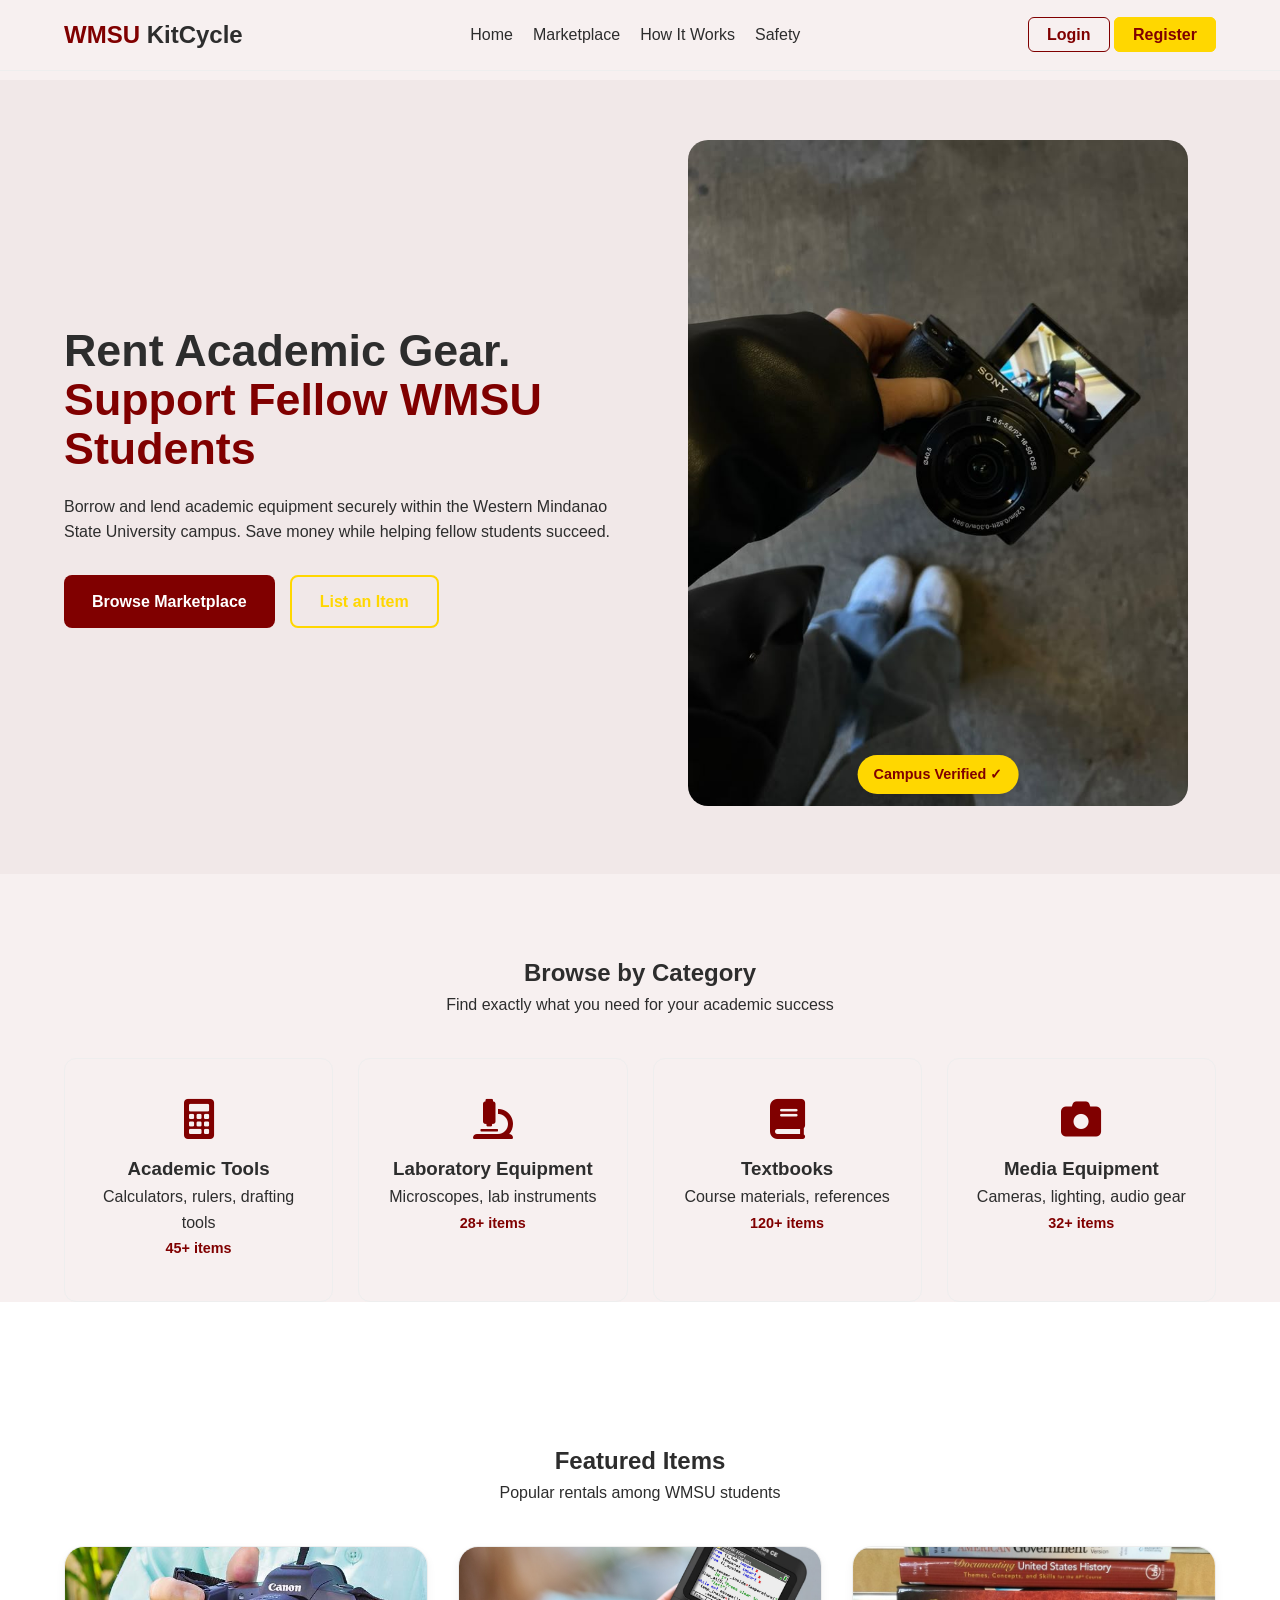
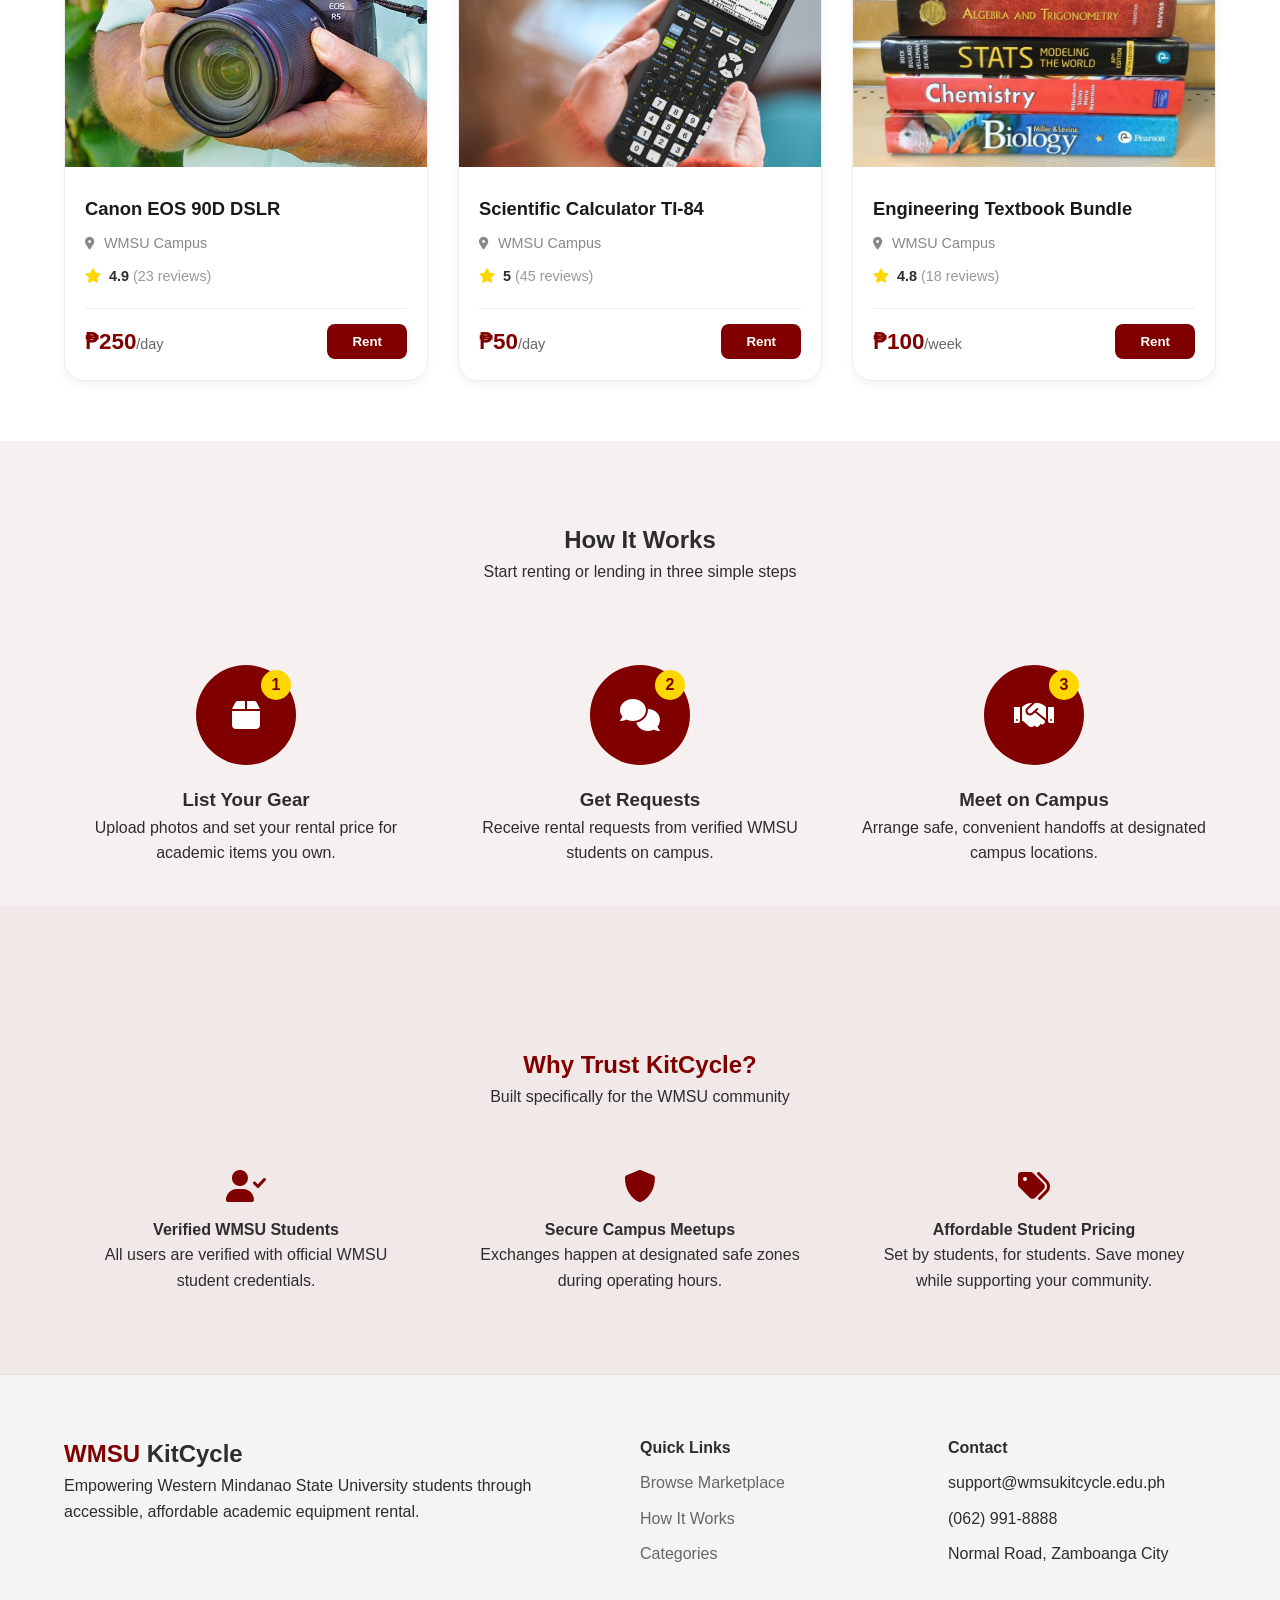
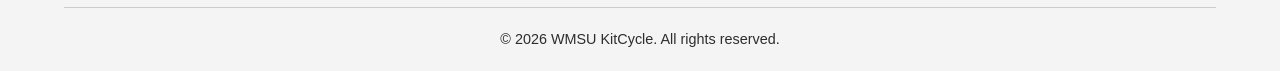
<file: Files/index.html>
<!DOCTYPE html>
<html lang="en">
<head>
    <meta charset="UTF-8">
    <meta name="viewport" content="width=device-width, initial-scale=1.0">
    <title>WMSU KitCycle | Academic Gear Exchange</title>
    <link rel="stylesheet" href="css/style.css">
    <link rel="stylesheet" href="https://cdnjs.cloudflare.com/ajax/libs/font-awesome/6.0.0/css/all.min.css">
</head>
<body>

    <header>
        <nav class="navbar">
            <div class="logo">WMSU <span>KitCycle</span></div>
            <ul class="nav-links">
                <li><a href="#">Home</a></li>
                <li><a href="#">Marketplace</a></li>
                <li><a href="#">How It Works</a></li>
                <li><a href="#">Safety</a></li>
            </ul>
            <div class="auth-buttons">
                <a href="#" class="btn-login">Login</a>
                <a href="#" class="btn-register">Register</a>
            </div>
        </nav>
    </header>

    <section class="hero">
        <div class="hero-container">
            <div class="hero-text">
                <h1>Rent Academic Gear. <br><span class="highlight">Support Fellow WMSU Students</span></h1>
                <p>Borrow and lend academic equipment securely within the Western Mindanao State University campus. Save money while helping fellow students succeed.</p>
                <div class="hero-cta">
                    <a href="#" class="btn-maroon">Browse Marketplace</a>
                    <a href="#" class="btn-outline">List an Item</a>
                </div>
            </div>
            <div class="hero-image-box">
                <img src="images/hero-student.png" alt="WMSU Student" class="main-hero-img">
                <div class="verified-badge">Campus Verified ✓</div>
            </div>
        </div>
    </section>

    <section class="categories">
        <div class="section-title">
            <h2>Browse by Category</h2>
            <p>Find exactly what you need for your academic success</p>
        </div>
        <div class="category-grid">
            <div class="cat-card">
                <i class="fas fa-calculator"></i>
                <h3>Academic Tools</h3>
                <p>Calculators, rulers, drafting tools</p>
                <span class="item-count">45+ items</span>
            </div>
            <div class="cat-card">
                <i class="fas fa-microscope"></i>
                <h3>Laboratory Equipment</h3>
                <p>Microscopes, lab instruments</p>
                <span class="item-count">28+ items</span>
            </div>
            <div class="cat-card">
                <i class="fas fa-book"></i>
                <h3>Textbooks</h3>
                <p>Course materials, references</p>
                <span class="item-count">120+ items</span>
            </div>
            <div class="cat-card">
                <i class="fas fa-camera"></i>
                <h3>Media Equipment</h3>
                <p>Cameras, lighting, audio gear</p>
                <span class="item-count">32+ items</span>
            </div>
        </div>
    </section>
    <section class="featured-items">
        <div class="section-title">
            <h2>Featured Items</h2>
            <p>Popular rentals among WMSU students</p>
        </div>
    
    <div class="items-grid">
        <div class="item-card">
            <div class="item-img-container">
                <img src="images/camera.jpg" alt="Canon EOS 90D">
            </div>
            <div class="item-info">
                <h3>Canon EOS 90D DSLR</h3>
                <p class="location"><i class="fas fa-map-marker-alt"></i> WMSU Campus</p>
                <div class="rating">
                    <i class="fas fa-star"></i> 4.9 <span>(23 reviews)</span>
                </div>
                <div class="item-footer">
                    <div class="price-tag">₱250<span>/day</span></div>
                    <button class="btn-rent">Rent</button>
                </div>
            </div>
        </div>

        <div class="item-card">
            <div class="item-img-container">
                <img src="images/calculator.jpg" alt="Scientific Calculator">
            </div>
            <div class="item-info">
                <h3>Scientific Calculator TI-84</h3>
                <p class="location"><i class="fas fa-map-marker-alt"></i> WMSU Campus</p>
                <div class="rating">
                    <i class="fas fa-star"></i> 5 <span>(45 reviews)</span>
                </div>
                <div class="item-footer">
                    <div class="price-tag">₱50<span>/day</span></div>
                    <button class="btn-rent">Rent</button>
                </div>
            </div>
        </div>

        <div class="item-card">
            <div class="item-img-container">
                <img src="images/books.jpeg" alt="Engineering Textbooks">
            </div>
            <div class="item-info">
                <h3>Engineering Textbook Bundle</h3>
                <p class="location"><i class="fas fa-map-marker-alt"></i> WMSU Campus</p>
                <div class="rating">
                    <i class="fas fa-star"></i> 4.8 <span>(18 reviews)</span>
                </div>
                <div class="item-footer">
                    <div class="price-tag">₱100<span>/week</span></div>
                    <button class="btn-rent">Rent</button>
                </div>
            </div>
        </div>
    </div>
    </section>
    <section class="how-it-works">
        <div class="section-title">
            <h2>How It Works</h2>
            <p>Start renting or lending in three simple steps</p>
        </div>
        <div class="steps-row">
            <div class="step">
                <div class="icon-circle">
                    <i class="fas fa-box"></i>
                    <span class="badge">1</span>
                </div>
                <h3>List Your Gear</h3>
                <p>Upload photos and set your rental price for academic items you own.</p>
            </div>
            <div class="step">
                <div class="icon-circle">
                    <i class="fas fa-comments"></i>
                    <span class="badge">2</span>
                </div>
                <h3>Get Requests</h3>
                <p>Receive rental requests from verified WMSU students on campus.</p>
            </div>
            <div class="step">
                <div class="icon-circle">
                    <i class="fas fa-handshake"></i>
                    <span class="badge">3</span>
                </div>
                <h3>Meet on Campus</h3>
                <p>Arrange safe, convenient handoffs at designated campus locations.</p>
            </div>
        </div>
    </section>

    <section class="trust-section">
        <div class="section-title">
            <h2 class="color">Why Trust KitCycle?</h2>
            <p>Built specifically for the WMSU community</p>
        </div>
        <div class="trust-grid">
            <div class="trust-item">
                <i class="fas fa-user-check"></i>
                <h4>Verified WMSU Students</h4>
                <p>All users are verified with official WMSU student credentials.</p>
            </div>
            <div class="trust-item">
                <i class="fas fa-shield-alt"></i>
                <h4>Secure Campus Meetups</h4>
                <p>Exchanges happen at designated safe zones during operating hours.</p>
            </div>
            <div class="trust-item">
                <i class="fas fa-tags"></i>
                <h4>Affordable Student Pricing</h4>
                <p>Set by students, for students. Save money while supporting your community.</p>
            </div>
        </div>
    </section>

    <footer>
        <div class="footer-top">
            <div class="footer-info">
                <div class="logo">WMSU <span>KitCycle</span></div>
                <p>Empowering Western Mindanao State University students through accessible, affordable academic equipment rental.</p>
            </div>
            <div class="footer-column">
                <h4>Quick Links</h4>
                <a href="#">Browse Marketplace</a>
                <a href="#">How It Works</a>
                <a href="#">Categories</a>
            </div>
            <div class="footer-column">
                <h4>Contact</h4>
                <p>support@wmsukitcycle.edu.ph</p>
                <p>(062) 991-8888</p>
                <p>Normal Road, Zamboanga City</p>
            </div>
        </div>
        <div class="footer-bottom">
            <p>&copy; 2026 WMSU KitCycle. All rights reserved.</p>
        </div>
    </footer>

</body>
</html>
</file>
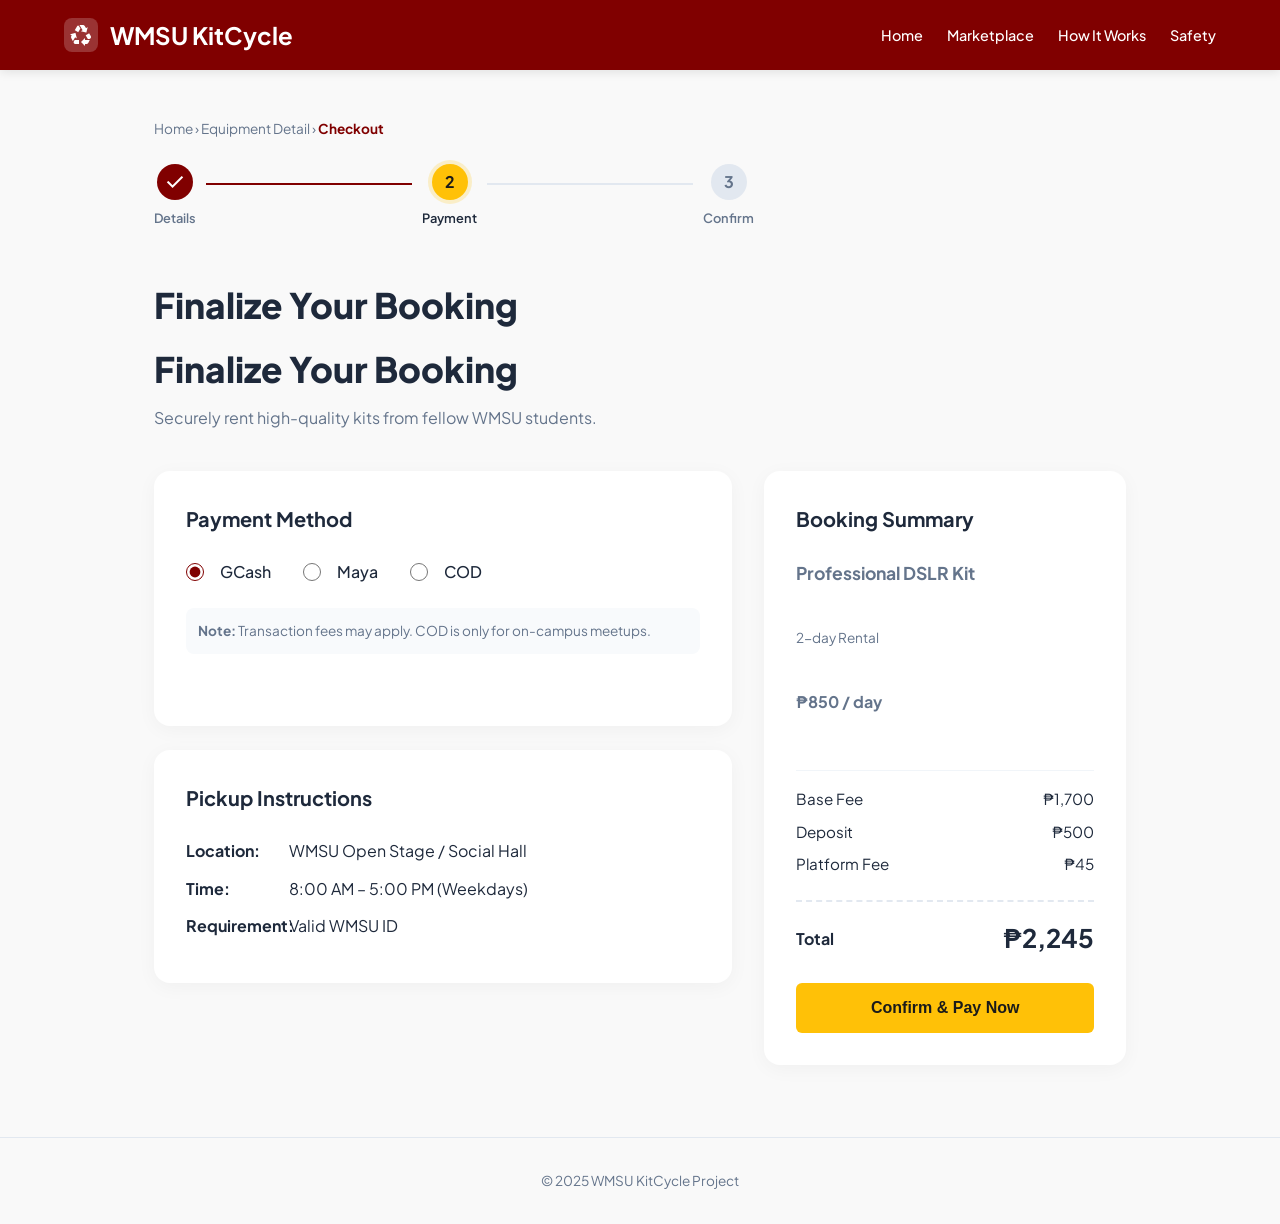
<file: PaymentFlow.html>
<!DOCTYPE html>
<html lang="en">
<head>
  <meta charset="UTF-8" />
  <meta name="viewport" content="width=device-width, initial-scale=1.0" />
  <title>WMSU KitCycle - PaymentFlow</title>

  <link rel="preconnect" href="https://fonts.googleapis.com">
  <link rel="preconnect" href="https://fonts.gstatic.com" crossorigin>
  <link href="https://fonts.googleapis.com/css2?family=Plus+Jakarta+Sans:wght@400;500;600;700;800&display=swap" rel="stylesheet">

  <link href="https://fonts.googleapis.com/css2?family=Material+Symbols+Outlined" rel="stylesheet">

  <link rel="stylesheet" href="PaymentFlow.css">
</head>

<body>
  <div class="layout-container">

    <header>
      <div class="header-brand">
        <div class="icon-box-header">
          <span class="material-symbols-outlined">recycling</span>
        </div>
        <h2>WMSU KitCycle</h2>
      </div>

      <nav class="nav-links">
        <a href="#">Home</a>
        <a href="#">Marketplace</a>
        <a href="#">How It Works</a>
        <a href="#">Safety</a>
      </nav>
    </header>

    <main>
      <nav class="breadcrumb">
        Home › Equipment Detail › <strong>Checkout</strong>
      </nav>

  <div class="stepper">
    <div class="step completed">
      <div class="step-icon"><span class="material-symbols-outlined">check</span></div>
      <span class="step-text">Details</span>
    </div>
    <div class="step-line active"></div>
    <div class="step active">
      <div class="step-number">2</div>
      <span class="step-text">Payment</span>
    </div>
    <div class="step-line"></div>
    <div class="step">
      <div class="step-number">3</div>
      <span class="step-text">Confirm</span>
    </div>
  </div>

  <div class="hero-text">
    <h1>Finalize Your Booking</h1>

      <div class="hero-text">
        <h1>Finalize Your Booking</h1>
        <p>Securely rent high-quality kits from fellow WMSU students.</p>
      </div>

      <div class="checkout-grid">

        <div class="left-col">

          <div class="card">
            <h2 class="card-title">Payment Method</h2>

            <div class="payment-options">
              <label class="payment-label">
                <input type="radio" name="payment" checked>
                <span class="custom-radio"></span>
                GCash
              </label>
              <label class="payment-label">
                <input type="radio" name="payment">
                <span class="custom-radio"></span>
                Maya
              </label>
              <label class="payment-label">
                <input type="radio" name="payment">
                <span class="custom-radio"></span>
                COD
              </label>
            </div>

            <p class="note">
              <strong>Note:</strong> Transaction fees may apply. COD is only for on-campus meetups.
            </p>
          </div>

          <div class="card">
            <h2 class="card-title">Pickup Instructions</h2>
            <div class="instruction-item">
              <strong>Location:</strong> <span>WMSU Open Stage / Social Hall</span>
            </div>
            <div class="instruction-item">
              <strong>Time:</strong> <span>8:00 AM – 5:00 PM (Weekdays)</span>
            </div>
            <div class="instruction-item">
              <strong>Requirement:</strong> <span>Valid WMSU ID</span>
            </div>
          </div>

        </div>

        <div class="right-col">
          <div class="card summary-card">
            <h2 class="card-title">Booking Summary</h2>

            <div class="item-details">
              <p class="item-name">Professional DSLR Kit</p>
              <p class="item-duration">2-day Rental</p>
              <p class="item-price">₱850 / day</p>
            </div>

            <div class="price-breakdown">
              <div class="price-row">
                <span>Base Fee</span>
                <span>₱1,700</span>
              </div>
              <div class="price-row">
                <span>Deposit</span>
                <span>₱500</span>
              </div>
              <div class="price-row">
                <span>Platform Fee</span>
                <span>₱45</span>
              </div>

              <div class="summary-total">
                <strong>Total</strong>
                <strong>₱2,245</strong>
              </div>
            </div>

            <button class="btn-confirm">
              Confirm & Pay Now
            </button>
          </div>
        </div>
      </div>
    </main>

    <footer>
      <p>© 2025 WMSU KitCycle Project</p>
    </footer>

  </div>
</body>
</html>
</file>
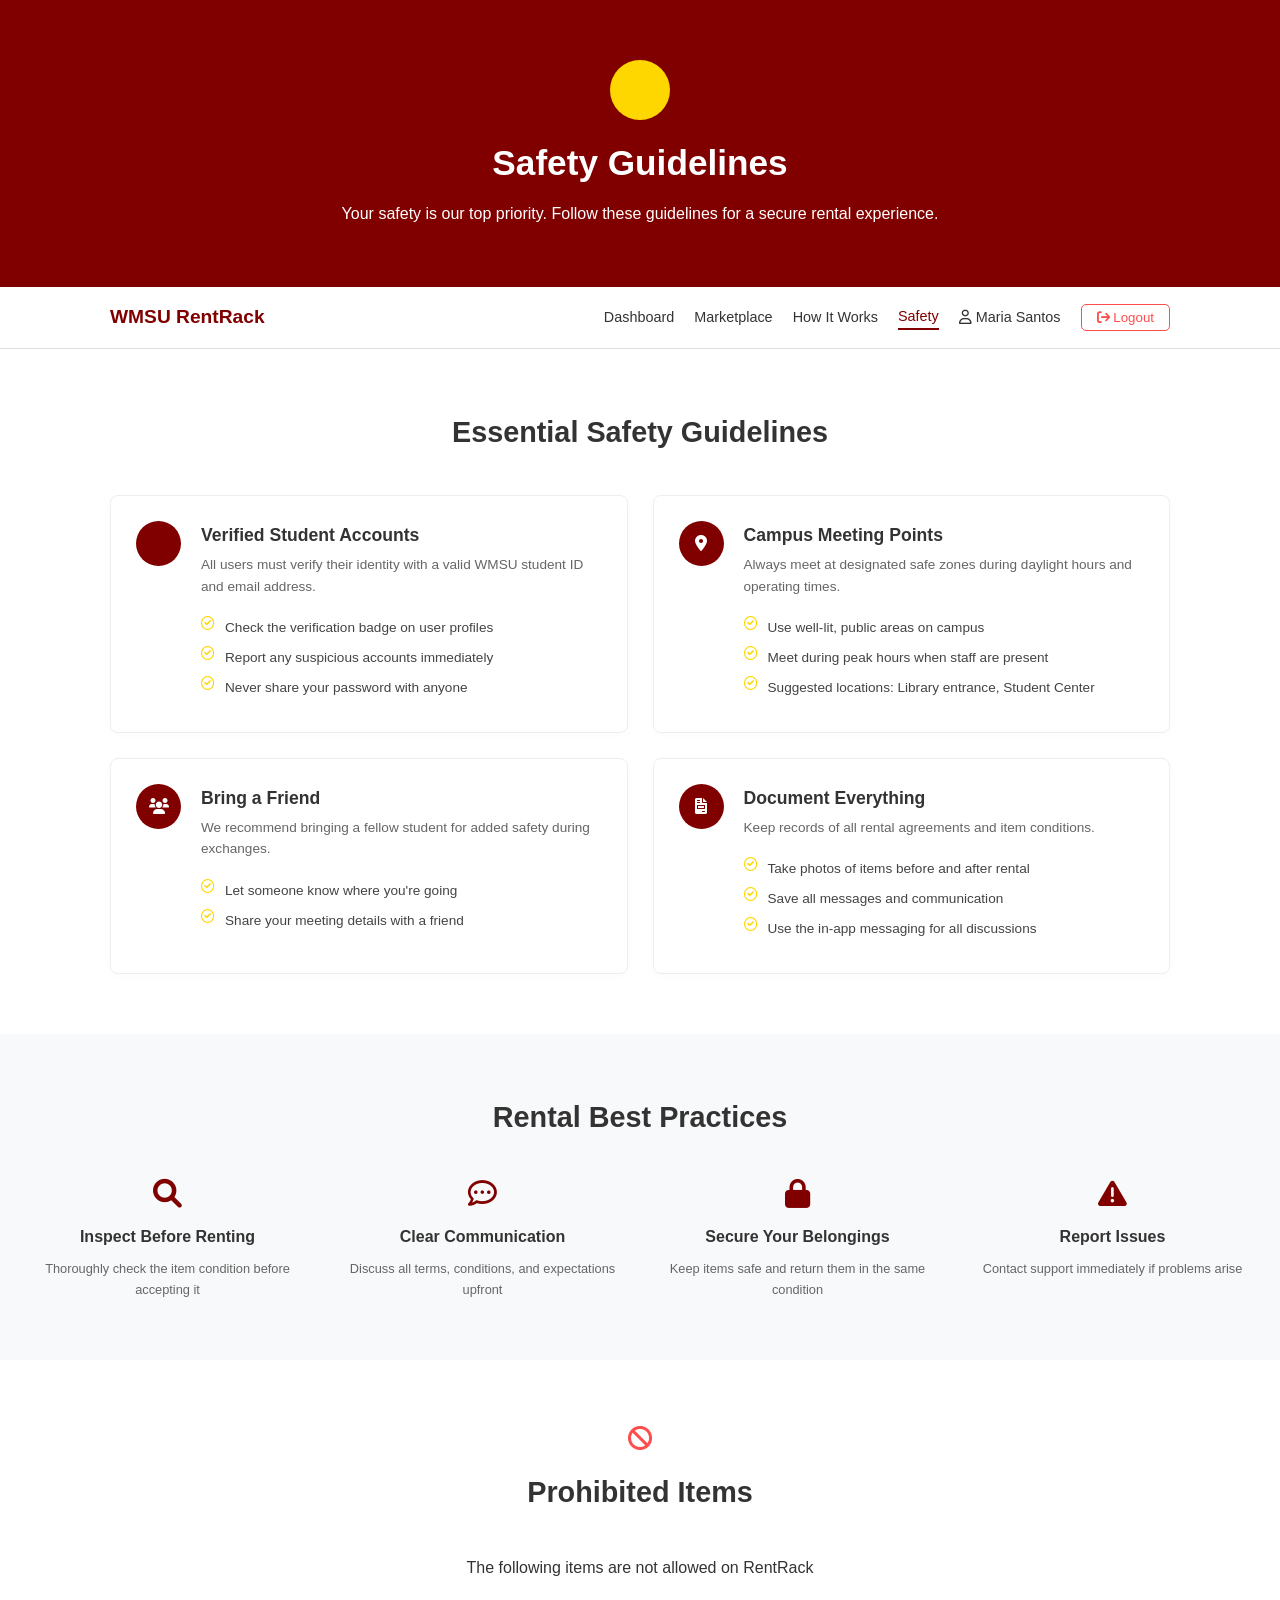
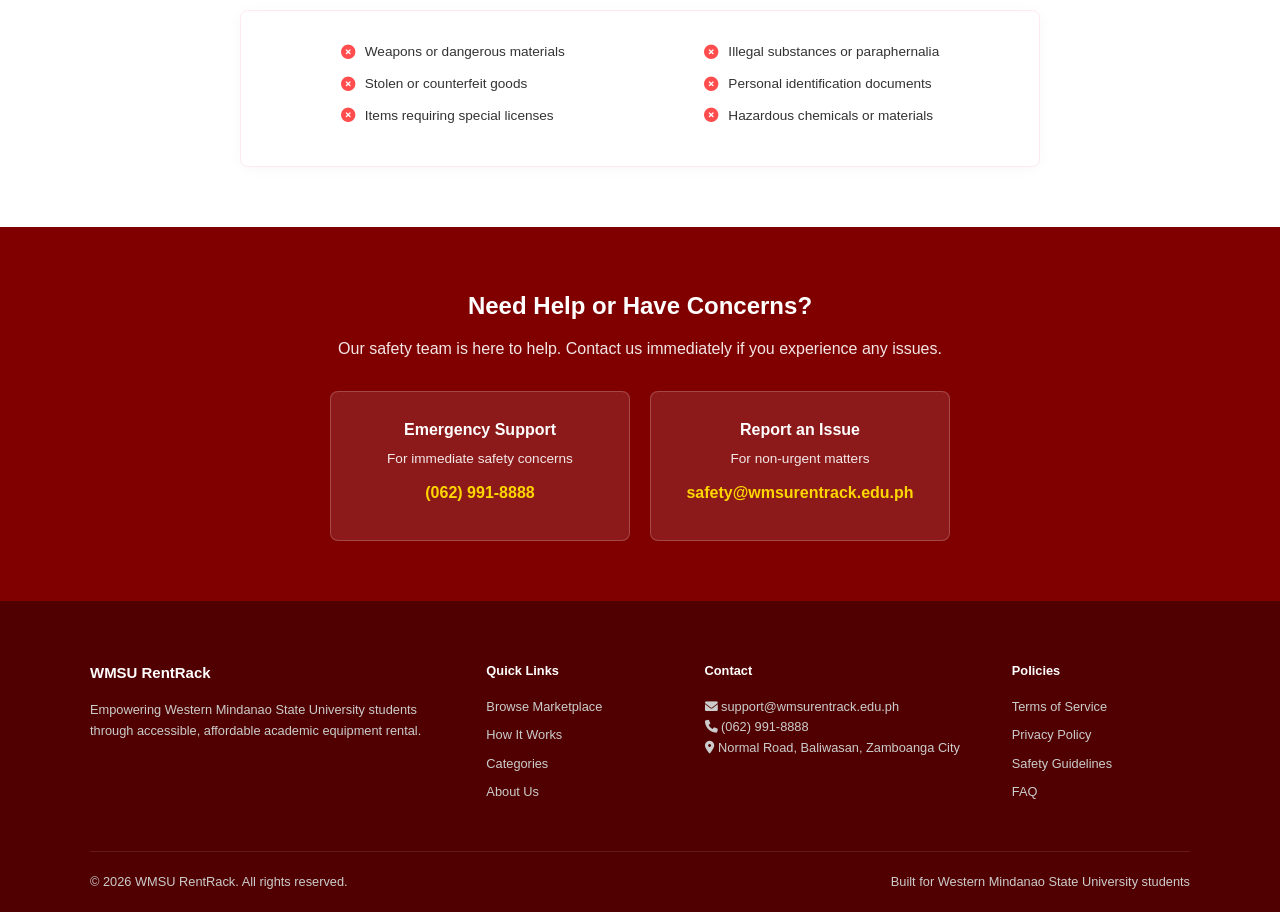
<file: safety.html>
<!DOCTYPE html>
<html lang="en">
<head>
    <meta charset="UTF-8">
    <meta name="viewport" content="width=device-width, initial-scale=1.0">
    <title>Safety Guidelines - WMSU KitCycle</title>
    <link rel="stylesheet" href="safety.css">
    <link rel="stylesheet" href="https://cdnjs.cloudflare.com/ajax/libs/font-awesome/6.0.0/css/all.min.css">
</head>
<body>

    <header class="safety-hero">
        <div class="shield-logo">
            <i class="fa-solid fa-shield-halved"></i>
        </div>
        <h1>Safety Guidelines</h1>
        <p>Your safety is our top priority. Follow these guidelines for a secure rental experience.</p>
    </header>

    <nav class="navbar">
        <div class="nav-container">
            <span class="logo">WMSU RentRack</span>
            <div class="nav-links">
                <a href="#">Dashboard</a>
                <a href="#">Marketplace</a>
                <a href="#">How It Works</a>
                <a href="#" class="active">Safety</a>
                <span class="user-info"><i class="fa-regular fa-user"></i> Maria Santos</span>
                <button class="logout-btn"><i class="fa-solid fa-arrow-right-from-bracket"></i> Logout</button>
            </div>
        </div>
    </nav>

    <section class="container">
        <h2 class="section-title">Essential Safety Guidelines</h2>
        <div class="guidelines-grid">
            <div class="safety-card">
                <div class="card-top">
                    <div class="icon-circle"><i class="fa-solid fa-shield-check"></i></div>
                    <div class="card-title">
                        <h3>Verified Student Accounts</h3>
                        <p>All users must verify their identity with a valid WMSU student ID and email address.</p>
                    </div>
                </div>
                <ul class="guideline-list">
                    <li><i class="fa-regular fa-circle-check"></i> Check the verification badge on user profiles</li>
                    <li><i class="fa-regular fa-circle-check"></i> Report any suspicious accounts immediately</li>
                    <li><i class="fa-regular fa-circle-check"></i> Never share your password with anyone</li>
                </ul>
            </div>

            <div class="safety-card">
                <div class="card-top">
                    <div class="icon-circle"><i class="fa-solid fa-location-dot"></i></div>
                    <div class="card-title">
                        <h3>Campus Meeting Points</h3>
                        <p>Always meet at designated safe zones during daylight hours and operating times.</p>
                    </div>
                </div>
                <ul class="guideline-list">
                    <li><i class="fa-regular fa-circle-check"></i> Use well-lit, public areas on campus</li>
                    <li><i class="fa-regular fa-circle-check"></i> Meet during peak hours when staff are present</li>
                    <li><i class="fa-regular fa-circle-check"></i> Suggested locations: Library entrance, Student Center</li>
                </ul>
            </div>

            <div class="safety-card">
                <div class="card-top">
                    <div class="icon-circle"><i class="fa-solid fa-users"></i></div>
                    <div class="card-title">
                        <h3>Bring a Friend</h3>
                        <p>We recommend bringing a fellow student for added safety during exchanges.</p>
                    </div>
                </div>
                <ul class="guideline-list">
                    <li><i class="fa-regular fa-circle-check"></i> Let someone know where you're going</li>
                    <li><i class="fa-regular fa-circle-check"></i> Share your meeting details with a friend</li>
                </ul>
            </div>

            <div class="safety-card">
                <div class="card-top">
                    <div class="icon-circle"><i class="fa-solid fa-file-invoice"></i></div>
                    <div class="card-title">
                        <h3>Document Everything</h3>
                        <p>Keep records of all rental agreements and item conditions.</p>
                    </div>
                </div>
                <ul class="guideline-list">
                    <li><i class="fa-regular fa-circle-check"></i> Take photos of items before and after rental</li>
                    <li><i class="fa-regular fa-circle-check"></i> Save all messages and communication</li>
                    <li><i class="fa-regular fa-circle-check"></i> Use the in-app messaging for all discussions</li>
                </ul>
            </div>
        </div>
    </section>

    <section class="container light-gray-bg">
        <h2 class="section-title">Rental Best Practices</h2>
        <div class="best-practices">
            <div class="practice-item">
                <i class="fa-solid fa-magnifying-glass maroon-text"></i>
                <h4>Inspect Before Renting</h4>
                <p>Thoroughly check the item condition before accepting it</p>
            </div>
            <div class="practice-item">
                <i class="fa-regular fa-comment-dots maroon-text"></i>
                <h4>Clear Communication</h4>
                <p>Discuss all terms, conditions, and expectations upfront</p>
            </div>
            <div class="practice-item">
                <i class="fa-solid fa-lock maroon-text"></i>
                <h4>Secure Your Belongings</h4>
                <p>Keep items safe and return them in the same condition</p>
            </div>
            <div class="practice-item">
                <i class="fa-solid fa-triangle-exclamation maroon-text"></i>
                <h4>Report Issues</h4>
                <p>Contact support immediately if problems arise</p>
            </div>
        </div>
    </section>

    <section class="container">
        <div class="prohibited-header">
            <div class="mini-icon-red"><i class="fa-solid fa-ban"></i></div>
            <h2 class="section-title">Prohibited Items</h2>
            <p>The following items are not allowed on RentRack</p>
        </div>
        <div class="prohibited-box">
            <div class="prohibited-list">
                <div class="p-item"><i class="fa-solid fa-circle-xmark"></i> Weapons or dangerous materials</div>
                <div class="p-item"><i class="fa-solid fa-circle-xmark"></i> Stolen or counterfeit goods</div>
                <div class="p-item"><i class="fa-solid fa-circle-xmark"></i> Items requiring special licenses</div>
            </div>
            <div class="prohibited-list">
                <div class="p-item"><i class="fa-solid fa-circle-xmark"></i> Illegal substances or paraphernalia</div>
                <div class="p-item"><i class="fa-solid fa-circle-xmark"></i> Personal identification documents</div>
                <div class="p-item"><i class="fa-solid fa-circle-xmark"></i> Hazardous chemicals or materials</div>
            </div>
        </div>
    </section>

    <section class="help-section">
        <h2>Need Help or Have Concerns?</h2>
        <p>Our safety team is here to help. Contact us immediately if you experience any issues.</p>
        <div class="contact-grid">
            <div class="help-card">
                <h4>Emergency Support</h4>
                <p>For immediate safety concerns</p>
                <p class="gold-text">(062) 991-8888</p>
            </div>
            <div class="help-card">
                <h4>Report an Issue</h4>
                <p>For non-urgent matters</p>
                <p class="gold-text">safety@wmsurentrack.edu.ph</p>
            </div>
        </div>
    </section>

    <footer class="footer">
        <div class="footer-grid">
            <div class="footer-col">
                <h3>WMSU RentRack</h3>
                <p>Empowering Western Mindanao State University students through accessible, affordable academic equipment rental.</p>
            </div>
            <div class="footer-col">
                <h4>Quick Links</h4>
                <ul>
                    <li><a href="#">Browse Marketplace</a></li>
                    <li><a href="#">How It Works</a></li>
                    <li><a href="#">Categories</a></li>
                    <li><a href="#">About Us</a></li>
                </ul>
            </div>
            <div class="footer-col">
                <h4>Contact</h4>
                <p><i class="fa-solid fa-envelope"></i> support@wmsurentrack.edu.ph</p>
                <p><i class="fa-solid fa-phone"></i> (062) 991-8888</p>
                <p><i class="fa-solid fa-location-dot"></i> Normal Road, Baliwasan, Zamboanga City</p>
            </div>
            <div class="footer-col">
                <h4>Policies</h4>
                <ul>
                    <li><a href="#">Terms of Service</a></li>
                    <li><a href="#">Privacy Policy</a></li>
                    <li><a href="#">Safety Guidelines</a></li>
                    <li><a href="#">FAQ</a></li>
                </ul>
            </div>
        </div>
        <div class="footer-bottom">
            <p>&copy; 2026 WMSU RentRack. All rights reserved.</p>
            <p>Built for Western Mindanao State University students</p>
        </div>
    </footer>

</body>
</html>
</file>
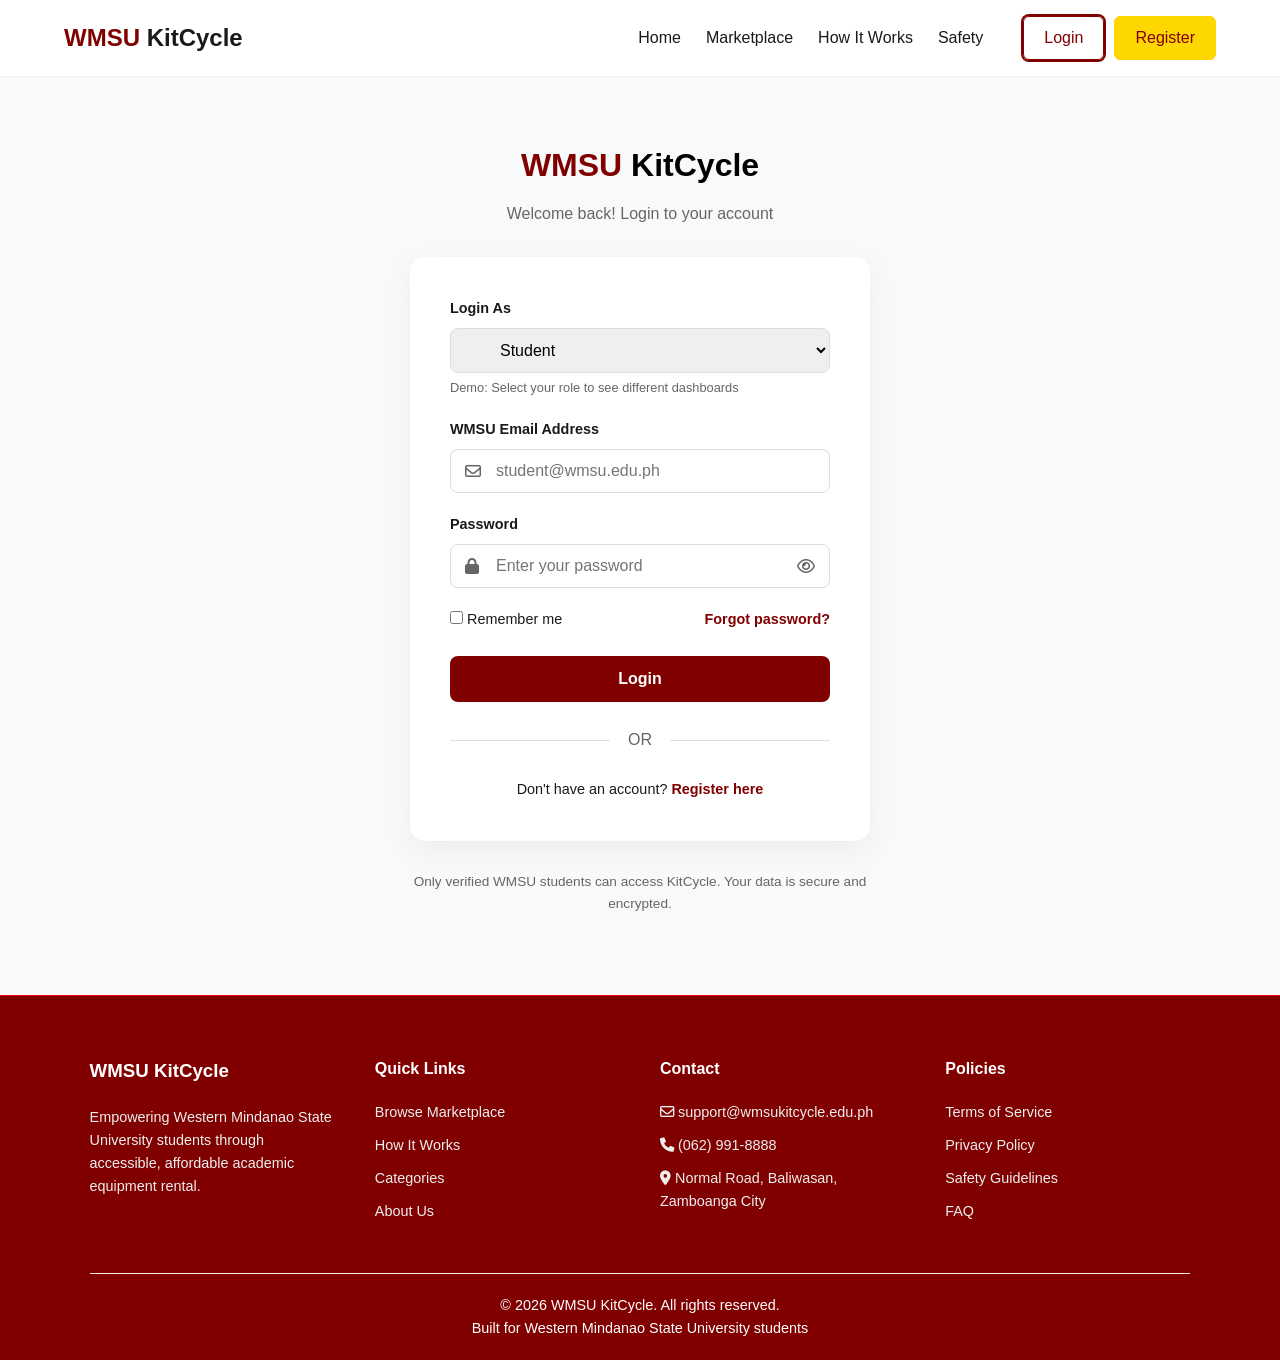
<file: docs/login.html>
<!DOCTYPE html>
<html lang="en">
<head>
    <meta charset="UTF-8">
    <meta name="viewport" content="width=device-width, initial-scale=1.0">
    <title>Login | WMSU KitCycle</title>
    <link rel="stylesheet" href="css/style.css">
    <link rel="stylesheet" href="https://cdnjs.cloudflare.com/ajax/libs/font-awesome/6.0.0/css/all.min.css">
</head>
<body>

    <header>
        <nav class="navbar">
        <div class="logo">WMSU <span>KitCycle</span></div>
        <div class="nav-right">
            <ul class="nav-links">
                <li><a href="index.html">Home</a></li>
                <li><a href="#">Marketplace</a></li>
                <li><a href="#">How It Works</a></li>
                <li><a href="#">Safety</a></li>
            </ul>
            <div class="auth-buttons">
                <a href="login.html" class="btn-login active">Login</a>
                <a href="register.html" class="btn-register">Register</a>
            </div>
        </div>
        </nav>
    </header>

    <main class="auth-container">
        <div class="auth-header">
            <h1>WMSU <span style="color: black;">KitCycle</span></h1>
            <p>Welcome back! Login to your account</p>
        </div>

        <div class="auth-card">
            <form id="loginForm">
                <div class="input-group">
                    <label>Login As</label>
                    <select id="role" required>
                        <option value="student">Student</option>
                        <option value="faculty">Faculty</option>
                        <option value="admin">Admin</option>
                    </select>
                    <small>Demo: Select your role to see different dashboards</small>
                </div>

                <div class="input-group">
                    <label>WMSU Email Address</label>
                    <div class="input-wrapper">
                        <i class="far fa-envelope"></i>
                        <input type="email" placeholder="student@wmsu.edu.ph" required>
                    </div>
                </div>

                <div class="input-group">
                    <label>Password</label>
                    <div class="input-wrapper">
                        <i class="fas fa-lock"></i>
                        <input type="password" placeholder="Enter your password" required>
                        <i class="far fa-eye toggle-password"></i>
                    </div>
                </div>

                <div class="form-options">
                    <label class="checkbox-container">
                        <input type="checkbox">
                        <span class="checkmark"></span>
                        Remember me
                    </label>
                    <a href="#" class="forgot-link">Forgot password?</a>
                </div>

                <button type="submit" class="btn-auth-submit">Login</button>
            </form>

            <div class="auth-divider">OR</div>

            <p class="auth-switch">Don't have an account? <a href="register.html">Register here</a></p>
        </div>
        <p class="secure-note">Only verified WMSU students can access KitCycle. Your data is secure and encrypted.</p>
    </main>

    <script>
        document.getElementById('loginForm').addEventListener('submit', function(e) {
            e.preventDefault();
            const role = document.getElementById('role').value;
            if (role === 'student') {
                window.location.href = 'student-dashboard.html';
            } else if (role === 'faculty') {
                window.location.href = 'faculty-dashboard.html';
            } else if (role === 'admin') {
                window.location.href = 'admin-dashboard.html';
            }
        });
    </script>

    <footer class="footer">
        <div class="footer-content">
            <div class="footer-section">
                <h3>WMSU KitCycle</h3>
                <p>Empowering Western Mindanao State University students through accessible, affordable academic equipment rental.</p>
            </div>
            <div class="footer-section">
                <h4>Quick Links</h4>
                <a href="#">Browse Marketplace</a>
                <a href="#">How It Works</a>
                <a href="#">Categories</a>
                <a href="#">About Us</a>
            </div>
            <div class="footer-section">
                <h4>Contact</h4>
                <p><i class="far fa-envelope"></i> support@wmsukitcycle.edu.ph</p>
                <p><i class="fas fa-phone"></i> (062) 991-8888</p>
                <p><i class="fas fa-map-marker-alt"></i> Normal Road, Baliwasan, Zamboanga City</p>
            </div>
            <div class="footer-section">
                <h4>Policies</h4>
                <a href="#">Terms of Service</a>
                <a href="#">Privacy Policy</a>
                <a href="#">Safety Guidelines</a>
                <a href="#">FAQ</a>
            </div>
        </div>
        <div class="footer-bottom">
            <p>&copy; 2026 WMSU KitCycle. All rights reserved.</p>
            <p>Built for Western Mindanao State University students</p>
        </div>
    </footer>
</body>
</html>
</file>
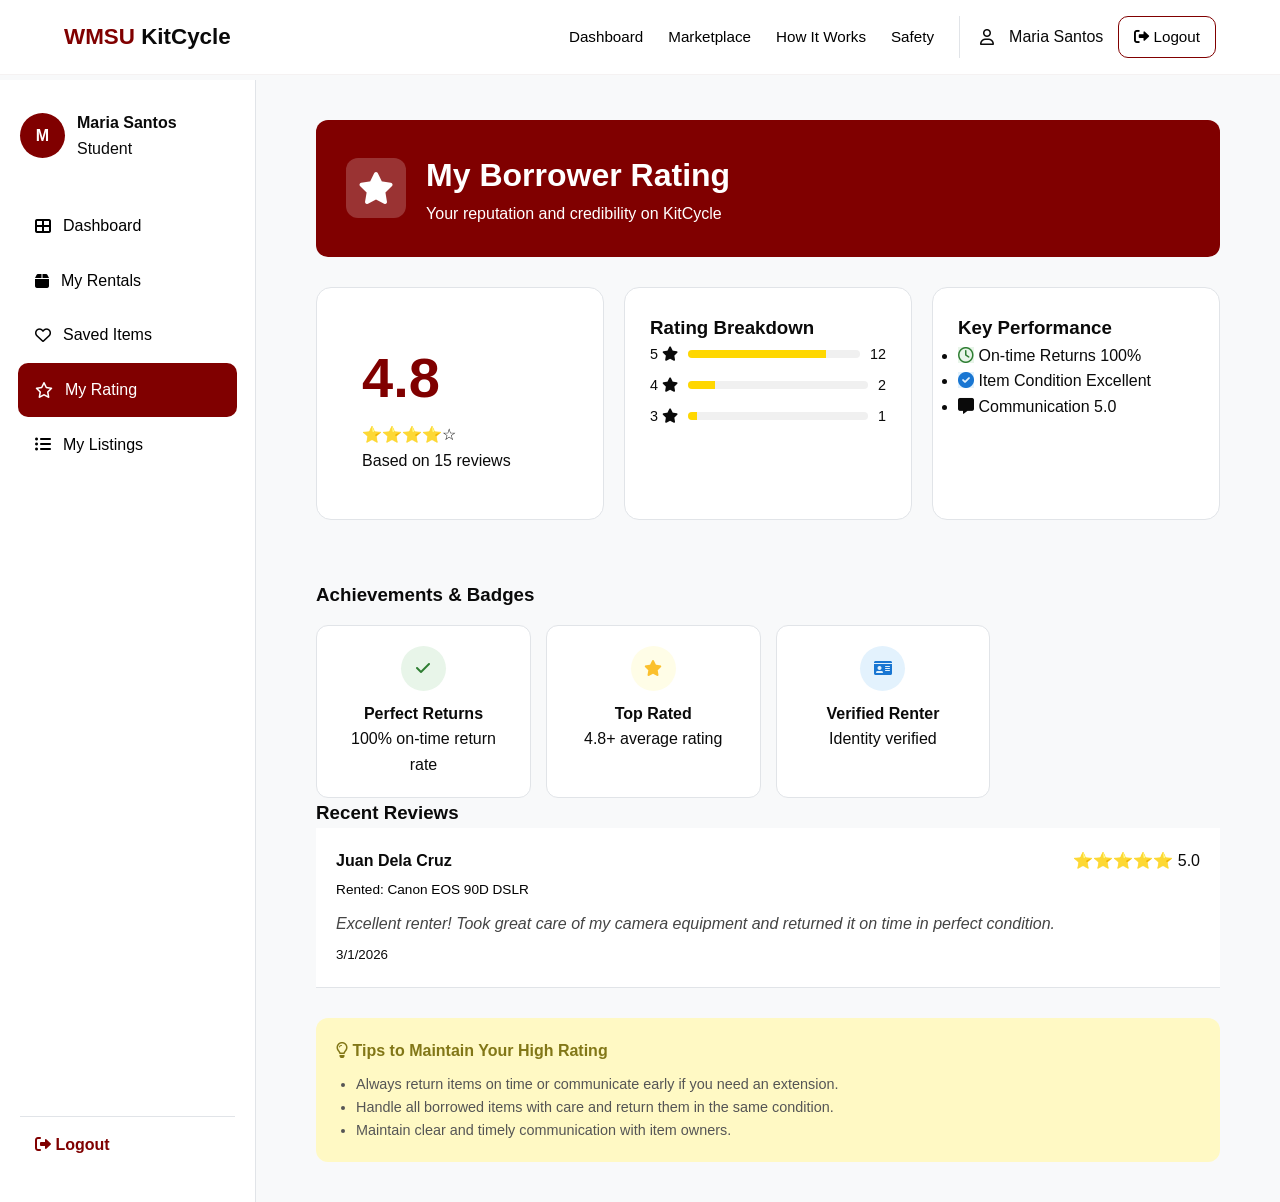
<file: docs/student-rating.html>
<!DOCTYPE html>
<html lang="en">
<head>
    <meta charset="UTF-8">
    <meta name="viewport" content="width=device-width, initial-scale=1.0">
    <title>My Borrower Rating | WMSU KitCycle</title>
    <link rel="stylesheet" href="css/style.css">
    <link rel="stylesheet" href="css/student-dashboard.css">
    <link rel="stylesheet" href="https://cdnjs.cloudflare.com/ajax/libs/font-awesome/6.0.0/css/all.min.css">
</head>
<body>

    <header class="dashboard-header">
        <div class="logo">WMSU <span>KitCycle</span></div>
        <nav class="top-nav">
            <a href="student-dashboard.html">Dashboard</a>
            <a href="#">Marketplace</a>
            <a href="#">How It Works</a>
            <a href="#">Safety</a>
            <div class="user-profile-head">
                <i class="far fa-user"></i>
                <span>Maria Santos</span>
                <a href="index.html" class="btn-logout-head"><i class="fas fa-sign-out-alt"></i> Logout</a>
            </div>
        </nav>
    </header>

    <div class="dashboard-wrapper">
        <aside class="sidebar">
            <div class="sidebar-user">
                <div class="avatar">M</div>
                <div class="user-info">
                    <h4>Maria Santos</h4>
                    <p>Student</p>
                </div>
            </div>
            <nav class="sidebar-nav">
                <a href="student-dashboard.html" class="nav-item"><i class="fas fa-th-large"></i> Dashboard</a>
                <a href="student-myrentals.html" class="nav-item"><i class="fas fa-box"></i> My Rentals</a>
                <a href="student-saveditem.html" class="nav-item"><i class="far fa-heart"></i> Saved Items</a>
                <a href="student-rating.html" class="nav-item active"><i class="far fa-star"></i> My Rating</a>
                <a href="student-mylisting.html" class="nav-item"><i class="fas fa-list-ul"></i> My Listings</a>
            </nav>
            <a href="index.html" class="sidebar-logout"><i class="fas fa-sign-out-alt"></i> Logout</a>
        </aside>

        <main class="main-content">
            <div class="container">
            <div class="page-title-banner rating-banner">
                <div class="title-icon"><i class="fas fa-star"></i></div>
                <div>
                    <h1>My Borrower Rating</h1>
                    <p>Your reputation and credibility on KitCycle</p>
                </div>
            </div>

            <div class="rating-overview-grid">
                <div class="section-card center-text">
                    <div class="big-rating-circle">
                        <span class="score">4.8</span>
                        <div class="stars">⭐⭐⭐⭐☆</div>
                        <p>Based on 15 reviews</p>
                    </div>
                </div>

                <div class="section-card">
                    <h3>Rating Breakdown</h3>
                    <div class="breakdown-list">
                        <div class="breakdown-item">
                            <span>5 <i class="fas fa-star gold"></i></span>
                            <div class="progress-bar"><div class="fill" style="width: 80%;"></div></div>
                            <span>12</span>
                        </div>
                        <div class="breakdown-item">
                            <span>4 <i class="fas fa-star gold"></i></span>
                            <div class="progress-bar"><div class="fill" style="width: 15%;"></div></div>
                            <span>2</span>
                        </div>
                        <div class="breakdown-item">
                            <span>3 <i class="fas fa-star gold"></i></span>
                            <div class="progress-bar"><div class="fill" style="width: 5%;"></div></div>
                            <span>1</span>
                        </div>
                    </div>
                </div>

                <div class="section-card">
                    <h3>Key Performance</h3>
                    <ul class="performance-list">
                        <li><i class="far fa-clock green"></i> On-time Returns <span class="val">100%</span></li>
                        <li><i class="fas fa-check-circle blue"></i> Item Condition <span class="val">Excellent</span></li>
                        <li><i class="fas fa-comment-alt purple"></i> Communication <span class="val">5.0</span></li>
                    </ul>
                </div>
            </div>

            <div class="section-container">
                <h3>Achievements & Badges</h3>
                <div class="badge-grid">
                    <div class="badge-card">
                        <div class="badge-icon green-bg"><i class="fas fa-check"></i></div>
                        <h4>Perfect Returns</h4>
                        <p>100% on-time return rate</p>
                    </div>
                    <div class="badge-card">
                        <div class="badge-icon gold-bg"><i class="fas fa-star"></i></div>
                        <h4>Top Rated</h4>
                        <p>4.8+ average rating</p>
                    </div>
                    <div class="badge-card">
                        <div class="badge-icon blue-bg"><i class="fas fa-id-card"></i></div>
                        <h4>Verified Renter</h4>
                        <p>Identity verified</p>
                    </div>
                </div>
            </div>

            <div class="section-container">
                <h3>Recent Reviews</h3>
                <div class="review-list">
                    <div class="review-card">
                        <div class="review-head">
                            <strong>Juan Dela Cruz</strong>
                            <span class="stars">⭐⭐⭐⭐⭐ 5.0</span>
                        </div>
                        <p class="review-sub">Rented: Canon EOS 90D DSLR</p>
                        <p class="review-text">Excellent renter! Took great care of my camera equipment and returned it on time in perfect condition.</p>
                        <small>3/1/2026</small>
                    </div>
                    </div>
            </div>

            <div class="info-box-yellow">
                <h4><i class="far fa-lightbulb"></i> Tips to Maintain Your High Rating</h4>
                <ul>
                    <li>Always return items on time or communicate early if you need an extension.</li>
                    <li>Handle all borrowed items with care and return them in the same condition.</li>
                    <li>Maintain clear and timely communication with item owners.</li>
                </ul>
            </div>
            </div>
        </main>
    </div>

</body>
</html>
</file>
<file: Files/css/style.css>
/* Custom Variables for WMSU Theme */
:root {
    --maroon: #800000;
    --gold: #FFD700;
    --light-bg: #f1e8e8;
    --text-main: #2D2D2D;
    --text-muted: #666;
    --white: #f7f0f0;
}

* {
    margin: 0;
    padding: 0;
    box-sizing: border-box;
    font-family: 'Inter', -apple-system, sans-serif;
}

body {
    background-color: var(--white);
    color: var(--text-main);
    line-height: 1.6;
    padding-top: 80px;
}

/* Navbar */
.navbar {
    display: flex;
    justify-content: space-between;
    align-items: center;
    padding: 1rem 5%;
    border-bottom: 1px solid #eee;
    background: var(--white);
    position: fixed;
    top: 0;
    width: 100%;
    z-index: 100;
}

.logo {
    font-size: 1.5rem;
    font-weight: 800;
    color: var(--maroon);
}

.logo span { color: var(--text-main); }

.nav-links {
    display: flex;
    list-style: none;
    gap: 20px;
}

.nav-links a {
    text-decoration: none;
    color: var(--text-main);
    font-weight: 500;
    transition: 0.3s;
}

.nav-links a:hover {
    color: var(--maroon);
}

/* Style for the Login button (Outline style) */
.btn-login {
    text-decoration: none;
    color: var(--maroon);
    padding: 8px 18px;
    border: 1px solid var(--maroon);
    border-radius: 6px;
    font-weight: 600;
    transition: 0.3s;
}

/* Style for the Register button (Solid Gold style) */
.btn-register {
    text-decoration: none;
    background-color: var(--gold);
    color: var(--maroon);
    padding: 8px 18px;
    border: 1px solid var(--gold);
    border-radius: 6px;
    font-weight: 600;
    transition: 0.3s;
}

.btn-register:hover {
    background-color: #e6c200;
}


/* Hero Section */
.hero {
    padding: 60px 5%;
    background-color: var(--light-bg);
}

.hero-container {
    display: flex;
    align-items: center;
    flex-wrap: wrap;
    gap: 40px;
}

.hero-text { flex: 1; min-width: 300px; }

.hero-text h1 {
    font-size: 2.8rem;
    line-height: 1.1;
    margin-bottom: 20px;
}

.highlight { color: var(--maroon); }

.hero-cta { display: flex; gap: 15px; margin-top: 30px; }

.btn-maroon {
    background: var(--maroon);
    color: white;
    padding: 14px 28px;
    text-decoration: none;
    border-radius: 8px;
    font-weight: 600;
    transition: 0.3s;
}

.btn-maroon:hover {
    background: #600000;
}

.btn-outline {
    border: 2px solid var(--gold);
    color: var(--gold);
    padding: 12px 28px;
    text-decoration: none;
    border-radius: 8px;
    font-weight: 600;
    transition: 0.3s;
}

.btn-outline:hover {
    background: var(--gold);
    color: var(--maroon);
}

.hero-image-box { flex: 1; min-width: 300px; text-align: center; position: relative; }

.main-hero-img {
    width: 100%;
    max-width: 500px;
    border-radius: 20px;
}

.verified-badge {
    position: absolute;
    bottom: 20px;
    left: 50%;
    transform: translateX(-50%);
    background: var(--gold);
    color: var(--maroon);
    padding: 8px 16px;
    border-radius: 20px;
    font-weight: 600;
    font-size: 0.9rem;
    box-shadow: 0 2px 4px rgba(0,0,0,0.1);
}

/* Categories */
.section-title { text-align: center; margin: 80px 0 40px; }

.category-grid {
    display: grid;
    grid-template-columns: repeat(auto-fit, minmax(240px, 1fr));
    gap: 25px;
    padding: 0 5%;
}

.cat-card {
    padding: 40px 20px;
    border: 1px solid #eee;
    border-radius: 12px;
    text-align: center;
    transition: 0.3s;
}

.cat-card:hover { transform: translateY(-10px); box-shadow: 0 10px 30px rgba(0,0,0,0.05); }

.cat-card i { font-size: 2.5rem; color: var(--maroon); margin-bottom: 15px; }

.item-count { color: var(--maroon); font-weight: bold; font-size: 0.9rem; }

/* How It Works */
.steps-row {
    display: flex;
    justify-content: space-around;
    flex-wrap: wrap;
    gap: 30px;
    padding: 40px 5%;
}

.step { text-align: center; flex: 1; min-width: 250px; }

.icon-circle {
    width: 100px;
    height: 100px;
    background: var(--maroon);
    border-radius: 50%;
    margin: 0 auto 20px;
    display: flex;
    align-items: center;
    justify-content: center;
    color: white;
    font-size: 2rem;
    position: relative;
}

.badge {
    position: absolute;
    top: 5px;
    right: 5px;
    background: var(--gold);
    color: var(--maroon);
    width: 30px;
    height: 30px;
    border-radius: 50%;
    font-size: 1rem;
    font-weight: bold;
    display: flex;
    align-items: center;
    justify-content: center;
}

/* Trust Section */
.trust-section { background: var(--light-bg); padding: 60px 5%; }

.color { color: var(--maroon); }

.trust-grid {
    display: grid;
    grid-template-columns: repeat(auto-fit, minmax(280px, 1fr));
    gap: 30px;
}

.trust-item { text-align: center; padding: 20px; }

.trust-item i { font-size: 2rem; color: var(--maroon); margin-bottom: 15px; }

/* Footer */
footer { background: #f4f4f4; padding: 60px 5% 20px; border-top: 1px solid #ddd; }

.footer-top { display: flex; flex-wrap: wrap; justify-content: space-between; gap: 40px; margin-bottom: 40px; }

.footer-info { flex: 2; min-width: 300px; }

.footer-column { flex: 1; min-width: 150px; display: flex; flex-direction: column; gap: 10px; }

.footer-column a { text-decoration: none; color: var(--text-muted); }

.footer-bottom { text-align: center; padding-top: 20px; border-top: 1px solid #ccc; font-size: 0.9rem; }

/* Mobile Menu Fix */
@media (max-width: 768px) {
    .nav-links { display: none; }
    .hero-text h1 { font-size: 2rem; }
}

/* Featured Items Styling */
.featured-items {
    padding: 60px 5%;
    background-color: #fff;
}

.items-grid {
    display: grid;
    grid-template-columns: repeat(auto-fit, minmax(320px, 1fr));
    gap: 30px;
    margin-top: 20px;
}

.item-card {
    background: #fff;
    border-radius: 20px; /* Rounded corners like the image */
    overflow: hidden;
    border: 1px solid #eee;
    box-shadow: 0 4px 10px rgba(0,0,0,0.05);
    transition: transform 0.3s ease;
}

.item-card:hover {
    transform: translateY(-5px);
}

.item-img-container img {
    width: 100%;
    height: 220px;
    object-fit: cover;
}

.item-info {
    padding: 20px;
}

.item-info h3 {
    font-size: 1.15rem;
    margin-bottom: 8px;
    color: #1a1a1a;
}

.location {
    font-size: 0.9rem;
    color: #888;
    margin-bottom: 10px;
}

.location i {
    margin-right: 5px;
    font-size: 0.8rem;
}

.rating {
    font-size: 0.9rem;
    font-weight: 600;
    margin-bottom: 20px;
}

.rating i {
    color: #FFD700; /* Gold Star */
    margin-right: 4px;
}

.rating span {
    color: #999;
    font-weight: 400;
}

.item-footer {
    display: flex;
    justify-content: space-between;
    align-items: center;
    border-top: 1px solid #f0f0f0;
    padding-top: 15px;
}

.price-tag {
    font-size: 1.4rem;
    font-weight: 800;
    color: #800000; /* WMSU Maroon */
}

.price-tag span {
    font-size: 0.9rem;
    color: #666;
    font-weight: 400;
}

.btn-rent {
    background-color: #800000;
    color: #fff;
    border: none;
    padding: 10px 25px;
    border-radius: 8px;
    font-weight: 600;
    cursor: pointer;
    transition: background 0.3s;
}

.btn-rent:hover {
    background-color: #600000;
}
</file>
<file: PaymentFlow.css>
/* ROOT VARIABLES that corresponds to the colors of WMSU */
:root {
  --wmsu-maroon: #800000;    /* This is the primary brand color that we are using */
  --wmsu-gold: #ffc107;      
  --bg-light: #f9f9f9;       /* This is to have a light neutral background */
  --text-main: #1e293b;
  --text-muted: #64748b;
  
  --radius-card: 16px;       /* This for the details to have consistent rounded corners */
  --radius-btn: 6px;         /* for sharper button corners */
}

/* GLOBAL RESET */
* {
  margin: 0;
  padding: 0;
  box-sizing: border-box;
}

body {
  font-family: "Plus Jakarta Sans", sans-serif;
  background-color: var(--bg-light);
  color: var(--text-main);
  line-height: 1.6;
}

/* HEADER / NAV (Matching Style) */
header {
  background-color: var(--wmsu-maroon);
  color: white;
  padding: 1rem 5%;
  display: flex;
  justify-content: space-between;
  align-items: center;
  box-shadow: 0 2px 10px rgba(0,0,0,0.1);
}

.header-brand {
  display: flex;
  align-items: center;
  gap: 0.75rem;
}

.icon-box-header {
  background: rgba(255,255,255,0.2);
  padding: 5px;
  border-radius: 8px;
  display: flex;
  align-items: center;
}

.nav-links {
  display: flex;
  align-items: center;
  gap: 1.5rem;
}

.nav-links a {
  color: white;
  text-decoration: none;
  font-size: 0.9rem;
  font-weight: 500;
  transition: color 0.2s;
}

.nav-links a:hover {
  color: var(--wmsu-gold);
}

/* MAIN LAYOUT */
main {
  max-width: 1100px;
  margin: 0 auto;
  padding: 3rem 5%;
}

.breadcrumb {
  font-size: 0.85rem;
  color: var(--text-muted);
  margin-bottom: 1.5rem;
}

.breadcrumb strong {
  color: var(--wmsu-maroon);
}

/* VISUAL PROGRESS STEPPER */
.stepper {
  display: flex;
  align-items: center;
  justify-content: space-between;
  margin-bottom: 3rem;
  max-width: 600px; /* This keeps it centered and not too wide */
}

.step {
  display: flex;
  flex-direction: column;
  align-items: center;
  gap: 0.5rem;
  position: relative;
  z-index: 2;
}

.step-number, .step-icon {
  width: 36px;
  height: 36px;
  border-radius: 50%;
  background: #e2e8f0; /* Default gray */
  display: flex;
  align-items: center;
  justify-content: center;
  font-weight: 700;
  color: #64748b;
  transition: all 0.3s ease;
}

/* Completed Step (Maroon) */
.step.completed .step-icon {
  background: var(--wmsu-maroon);
  color: white;
}

/* Active Step (Gold) */
.step.active .step-number {
  background: var(--wmsu-gold);
  color: #1a1a1a;
  box-shadow: 0 0 0 4px rgba(255, 193, 7, 0.2);
}

.step-text {
  font-size: 0.8rem;
  font-weight: 600;
  color: var(--text-muted);
}

.step.active .step-text {
  color: var(--text-main);
}

/* This is for the lines connecting the circles */
.step-line {
  flex: 1;
  height: 2px;
  background: #e2e8f0;
  margin: 0 10px;
  margin-bottom: 24px; /* This aligns the line with the circles */
}

.step-line.active {
  background: var(--wmsu-maroon);
}

.hero-text h1 {
  font-size: 2.2rem;
  font-weight: 800;
  margin-bottom: 0.5rem;
}

.hero-text p {
  color: var(--text-muted);
  margin-bottom: 2.5rem;
}

.checkout-grid {
  display: grid;
  grid-template-columns: 1.6fr 1fr;
  gap: 2rem;
}

/* CARDS & COMPONENTS */
.card {
  background: white;
  border-radius: var(--radius-card);
  padding: 2rem;
  margin-bottom: 1.5rem;
  box-shadow: 0 4px 20px rgba(0,0,0,0.04);
}

.card-title {
  font-size: 1.25rem;
  font-weight: 700;
  margin-bottom: 1.5rem;
}

/* Payment Section */
.payment-options {
  display: flex;
  gap: 2rem;
  margin-bottom: 1.5rem;
}

.payment-label {
  display: flex;
  align-items: center;
  gap: 0.5rem;
  cursor: pointer;
  font-weight: 500;
}

input[type="radio"] {
  accent-color: var(--wmsu-maroon);
  width: 18px;
  height: 18px;
}

.note {
  font-size: 0.85rem;
  color: #475569;
  background: #f8fafc;
  padding: 0.75rem;
  border-radius: 8px;
}

/* Instructions */
.instruction-item {
  margin-bottom: 0.75rem;
}

.instruction-item strong {
  display: inline-block;
  width: 100px;
}

/* Summary Section */
.item-details {
  border-bottom: 1px solid #f1f5f9;
  padding-bottom: 1rem;
  margin-bottom: 1rem;
}

.item-name {
  font-weight: 700;
  font-size: 1.1rem;
}

.item-duration {
  font-size: 0.85rem;
  color: var(--text-muted);
}

.item-price {
  color: var(--wmsu-maroon);
  font-weight: 700;
  margin-top: 0.25rem;
}

.price-row {
  display: flex;
  justify-content: space-between;
  margin-bottom: 0.5rem;
  font-size: 0.95rem;
}

.summary-total {
  display: flex;
  justify-content: space-between;
  align-items: center;
  border-top: 2px dashed #e2e8f0;
  margin-top: 1.5rem;
  padding-top: 1rem;
}

.summary-total strong:last-child {
  font-size: 1.6rem;
  color: var(--text-main);
}

/* BUTTONS */
.btn-confirm {
  width: 100%;
  background-color: var(--wmsu-gold);
  color: #1a1a1a;
  border: none;
  padding: 1rem;
  border-radius: var(--radius-btn);
  font-weight: 800;
  font-size: 1rem;
  cursor: pointer;
  margin-top: 1.5rem;
  transition: transform 0.1s, filter 0.2s;
}

.btn-confirm:hover {
  filter: brightness(1.05);
}

.btn-confirm:active {
  transform: scale(0.98);
}

/* FOOTER */
footer {
  text-align: center;
  padding: 2rem;
  color: var(--text-muted);
  font-size: 0.85rem;
  border-top: 1px solid #e2e8f0;
}

/* Responsive */
@media (max-width: 768px) {
  .checkout-grid {
    grid-template-columns: 1fr;
  }
  
  .nav-links {
    display: none; /* Mobile menu needed for real site */
  }
}
</file>
<file: safety.css>
/* General Reset */
* {
    margin: 0;
    padding: 0;
    box-sizing: border-box;
    font-family: 'Segoe UI', Arial, sans-serif;
}

:root {
    --maroon: #800000;
    --dark-maroon: #500000;
    --gold: #FFD700;
    --bg-gray: #f8f9fa;
    --border-gray: #eee;
    --text-muted: #666;
}

body {
    background-color: #fff;
    color: #333;
    line-height: 1.6;
}

/* Hero Section */
.safety-hero {
    background-color: var(--maroon);
    color: white;
    text-align: center;
    padding: 60px 20px;
}

.shield-logo {
    background-color: var(--gold);
    width: 60px;
    height: 60px;
    border-radius: 50%;
    display: flex;
    align-items: center;
    justify-content: center;
    margin: 0 auto 15px;
    font-size: 24px;
    color: var(--maroon);
}

.safety-hero h1 {
    font-size: 2.2rem;
    margin-bottom: 10px;
}

/* Navigation */
.navbar {
    background: white;
    border-bottom: 1px solid #ddd;
    padding: 15px 0;
    position: sticky;
    top: 0;
    z-index: 1000;
}

.nav-container {
    max-width: 1100px;
    margin: 0 auto;
    display: flex;
    justify-content: space-between;
    align-items: center;
    padding: 0 20px;
}

.logo { color: var(--maroon); font-weight: bold; font-size: 1.2rem; }

.nav-links { display: flex; align-items: center; gap: 20px; font-size: 0.9rem; }

.nav-links a { text-decoration: none; color: #333; }

.nav-links a.active {
    color: var(--maroon);
    border-bottom: 2px solid var(--maroon);
}

.logout-btn {
    border: 1px solid #ff4d4d;
    color: #ff4d4d;
    background: none;
    padding: 5px 15px;
    border-radius: 5px;
    cursor: pointer;
}

/* Containers and Titles */
.container {
    max-width: 1100px;
    margin: 0 auto;
    padding: 60px 20px;
}

.section-title {
    text-align: center;
    margin-bottom: 40px;
    font-size: 1.8rem;
}

.maroon-text { color: var(--maroon); }

/* Guidelines Grid */
.guidelines-grid {
    display: grid;
    grid-template-columns: 1fr 1fr;
    gap: 25px;
}

.safety-card {
    background: white;
    border: 1px solid var(--border-gray);
    border-radius: 8px;
    padding: 25px;
    box-shadow: 0 2px 10px rgba(0,0,0,0.02);
}

.card-top {
    display: flex;
    gap: 20px;
    margin-bottom: 20px;
}

.icon-circle {
    background: var(--maroon);
    color: white;
    width: 45px;
    height: 45px;
    border-radius: 50%;
    display: flex;
    align-items: center;
    justify-content: center;
    flex-shrink: 0;
}

.card-title h3 { font-size: 1.1rem; margin-bottom: 5px; }
.card-title p { font-size: 0.85rem; color: var(--text-muted); }

.guideline-list {
    list-style: none;
    padding-left: 65px;
}

.guideline-list li {
    font-size: 0.85rem;
    margin-bottom: 8px;
    display: flex;
    gap: 10px;
    color: #444;
}

.guideline-list i { color: var(--gold); }

/* Best Practices */
.light-gray-bg { background-color: var(--bg-gray); max-width: 100%; }

.best-practices {
    display: flex;
    justify-content: space-between;
    gap: 20px;
    text-align: center;
}

.practice-item { flex: 1; }
.practice-item i { font-size: 1.8rem; margin-bottom: 15px; }
.practice-item h4 { margin-bottom: 10px; font-size: 1rem; }
.practice-item p { font-size: 0.8rem; color: var(--text-muted); }

/* Prohibited Items Section */
.prohibited-header { text-align: center; margin-bottom: 30px; }
.mini-icon-red { color: #ff4d4d; font-size: 1.5rem; margin-bottom: 10px; }

.prohibited-box {
    background: white;
    border: 1px solid #ffebee;
    border-radius: 8px;
    padding: 30px;
    display: flex;
    justify-content: space-around;
    max-width: 800px;
    margin: 0 auto;
    box-shadow: 0 2px 15px rgba(0,0,0,0.03);
}

.prohibited-list .p-item {
    font-size: 0.85rem;
    margin-bottom: 10px;
    display: flex;
    align-items: center;
    gap: 10px;
}

.p-item i { color: #ff4d4d; font-size: 0.9rem; }

/* Help Section */
.help-section {
    background-color: var(--maroon);
    color: white;
    text-align: center;
    padding: 60px 20px;
}

.help-section h2 { margin-bottom: 10px; }
.help-section p { margin-bottom: 30px; opacity: 0.9; }

.contact-grid {
    display: flex;
    justify-content: center;
    gap: 20px;
}

.help-card {
    background: rgba(255, 255, 255, 0.1);
    border: 1px solid rgba(255, 255, 255, 0.2);
    padding: 25px;
    border-radius: 8px;
    width: 300px;
}

.help-card h4 { margin-bottom: 5px; }
.help-card p { margin-bottom: 10px; font-size: 0.85rem; }
.gold-text { color: var(--gold); font-weight: bold; font-size: 1rem !important; opacity: 1 !important; }

/* Footer */
.footer {
    background-color: var(--dark-maroon);
    color: #ccc;
    padding: 60px 20px 20px;
    font-size: 0.8rem;
}

.footer-grid {
    max-width: 1100px;
    margin: 0 auto;
    display: grid;
    grid-template-columns: 2fr 1fr 1.5fr 1fr;
    gap: 40px;
    margin-bottom: 40px;
}

.footer-col h3, .footer-col h4 { color: white; margin-bottom: 15px; }
.footer-col ul { list-style: none; }
.footer-col ul li { margin-bottom: 8px; }
.footer-col a { color: #ccc; text-decoration: none; }
.footer-bottom {
    border-top: 1px solid rgba(255,255,255,0.1);
    padding-top: 20px;
    max-width: 1100px;
    margin: 0 auto;
    display: flex;
    justify-content: space-between;
}
</file>
<file: docs/css/style.css>
/* Custom Variables for WMSU Theme */
:root {
    --maroon: #800000;
    --gold: #FFD700;
    --text-dark: #1a1a1a;
    --text-muted: #666;
    --bg-light: #f8f9fa;
    --white: #ffffff;
    --border: #ddd;
}

* {
    margin: 0;
    padding: 0;
    box-sizing: border-box;
    font-family: 'Segoe UI', Tahoma, Geneva, Verdana, sans-serif;
}

body {
    background-color: var(--bg-light);
    color: var(--text-dark);
    line-height: 1.6;
    padding-top: 80px;
}

.container {
    max-width: 1200px;
    margin: 0 auto;
    padding: 0 20px;
}

/* Navbar */
.navbar {
    display: flex;
    justify-content: space-between;
    align-items: center;
    padding: 1rem 5%;
    border-bottom: 1px solid #f5f2f2;
    background: var(--white);
    position: fixed;
    top: 0;
    width: 100%;
    z-index: 100;
}

.nav-right {
    display: flex;
    align-items: center;
    gap: 40px;
}

.logo {
    font-size: 1.5rem;
    font-weight: 800;
    color: var(--maroon);
}

.logo span { color: var(--text-dark); }

.nav-links {
    display: flex;
    list-style: none;
    gap: 25px;
}

.nav-links a {
    text-decoration: none;
    color: var(--text-dark);
    font-weight: 500;
    transition: 0.3s;
}

.nav-links a:hover {
    color: var(--maroon);
}

/* Auth Buttons */
.auth-buttons {
    display: flex;
    gap: 10px;
}

/* Section Separator */
.section-separator {
    border: none;
    border-top: 1px solid #ddd;
    margin: 40px 5%;
}

/* Style for the Login button (Outline style) */
.btn-login {
    text-decoration: none;
    color: var(--maroon);
    padding: 8px 20px;
    border: 1px solid var(--maroon);
    border-radius: 6px;
    font-weight: 500;
    transition: 0.3s;
}

/* Style for the Register button (Solid Gold style) */
.btn-register {
    text-decoration: none;
    background-color: var(--gold);
    color: var(--maroon);
    padding: 8px 20px;
    border: 1px solid var(--gold);
    border-radius: 6px;
    font-weight: 500;
    transition: 0.3s;
}

.btn-register:hover {
    background-color: #e6c200;
}

.active { box-shadow: 0 0 0 2px var(--maroon); }

/* Auth Layout */
.auth-container {
    max-width: 500px; margin: 60px auto; padding: 0 20px;
    text-align: center;
}

.auth-header h1 { color: var(--maroon); margin-bottom: 10px; }
.auth-header p { color: var(--text-muted); margin-bottom: 30px; }

.auth-card {
    background: var(--white); padding: 40px; border-radius: 15px;
    box-shadow: 0 10px 30px rgba(0,0,0,0.05); text-align: left;
}

.input-group { margin-bottom: 20px;}
.input-group label { display: block; margin-bottom: 8px; font-weight: 600; font-size: 0.9rem; }

.input-wrapper {
    position: relative; display: flex; align-items: center;
}

.input-wrapper i:first-child {
    position: absolute; left: 15px; color: var(--text-muted);
}

.input-wrapper input, .input-group select {
    width: 100%; padding: 12px 15px 12px 45px;
    border: 1px solid var(--border); border-radius: 8px; font-size: 1rem;
}

.toggle-password { position: absolute; right: 15px; cursor: pointer; color: var(--text-muted); }

.input-group small { color: var(--text-muted); font-size: 0.8rem; display: block; margin-top: 5px; }

.form-options {
    display: flex; justify-content: space-between; align-items: center;
    margin-bottom: 25px; font-size: 0.9rem;
}

.forgot-link { color: var(--maroon); text-decoration: none; font-weight: 600; }

/* Buttons */
.btn-auth-submit {
    width: 100%; padding: 14px; background: var(--maroon);
    color: white; border: none; border-radius: 8px;
    font-size: 1rem; font-weight: 700; cursor: pointer; transition: 0.3s;
}

.btn-yellow { background: var(--gold); color: var(--text-dark); }
.btn-auth-submit:hover { opacity: 0.9; transform: translateY(-1px); }

.auth-divider {
    text-align: center; margin: 25px 0; position: relative; color: var(--text-muted);
}

.auth-divider::before, .auth-divider::after {
    content: ""; position: absolute; top: 50%; width: 42%; height: 1px; background: var(--border);
}
.auth-divider::before { left: 0; }
.auth-divider::after { right: 0; }

.auth-switch { text-align: center; font-size: 0.9rem; }
.auth-switch a { color: var(--maroon); font-weight: 700; text-decoration: none; }

.secure-note { margin-top: 30px; font-size: 0.85rem; color: var(--text-muted); }

/* Verification Box */
.verification-box {
    background: #e3f2fd; padding: 20px; border-radius: 12px;
    display: flex; align-items: flex-start; gap: 15px; margin-top: 30px;
    text-align: left; border: 1px solid #90caf9;
}

.verification-box i { color: #1976d2; font-size: 1.5rem; }
.verification-box h4 { font-size: 0.95rem; margin-bottom: 5px; }
.verification-box p { font-size: 0.85rem; color: #444; }

/* Footer */
.footer { background: var(--maroon); color: white; padding: 60px 7% 20px; margin-top: 80px; }
.footer-content { display: grid; grid-template-columns: repeat(auto-fit, minmax(200px, 1fr)); gap: 40px; }
.footer-section h3, .footer-section h4 { margin-bottom: 20px; }
.footer-section p, .footer-section a { color: #eee; text-decoration: none; font-size: 0.9rem; display: block; margin-bottom: 10px; }
.footer-bottom { border-top: 1px solid rgba(255,255,255,0.1); padding-top: 20px; text-align: center; margin-top: 40px; font-size: 0.8rem; }

/* Responsive */
@media (max-width: 768px) {
    .nav-right { display: none; } /* Add a hamburger menu in real implementation */
    .auth-card { padding: 25px; }
}

/* Hero Section */
.hero {
    padding: 60px 5%;
    background-color: var(--light-bg);
}

.hero-container {
    display: flex;
    align-items: center;
    flex-wrap: wrap;
    gap: 40px;
}

.hero-text { flex: 1; min-width: 300px; }

.hero-text h1 {
    font-size: 2.8rem;
    line-height: 1.1;
    margin-bottom: 20px;
    font-weight: 700;
}

.highlight { color: var(--maroon); }

.hero-cta { display: flex; gap: 15px; margin-top: 30px; }

.btn-maroon {
    background: var(--maroon);
    color: white;
    padding: 14px 28px;
    text-decoration: none;
    border-radius: 8px;
    font-weight: 500;
    transition: 0.3s;
}

.btn-maroon:hover {
    background: #600000;
}

.btn-outline {
    border: 2px solid var(--gold);
    color: var(--maroon);
    padding: 12px 28px;
    text-decoration: none;
    border-radius: 8px;
    font-weight: 500;
    transition: 0.3s;
}

.btn-outline:hover {
    background: var(--gold);
    color: var(--maroon);
}

.hero-image-box { flex: 1; min-width: 300px; text-align: center; position: relative; }

.main-hero-img {
    width: 100%;
    max-width: 500px;
    border-radius: 20px;
}

.verified-badge {
    position: absolute;
    bottom: -10px;
    left: 10%;
    transform: translateX(-50%);
    background: var(--gold);
    color: var(--maroon);
    padding: 15px 20px;
    border-radius: 10px;
    font-weight: 700;
    font-size: 0.9rem;
    box-shadow: 0 2px 4px rgba(0,0,0,0.1);
}

/* Categories */
.section-title { text-align: center; margin: 10px 0 10px; }

.section-title h2 {
    font-weight: 600;
    font-size: 2.4rem;
}

.category-grid {
    display: grid;
    grid-template-columns: repeat(auto-fit, minmax(240px, 1fr));
    gap: 30px;
    margin-top: 30px;
    padding: 0 5%;
}

.cat-card {
    padding: 40px 20px;
    border: 1px solid #eee;
    border-radius: 12px;
    text-align: center;
    transition: 0.3s;
}

.cat-card:hover { 
    transform: translateY(-10px); 
    box-shadow: 0 10px 30px rgba(0,0,0,0.05); 
    border: 2px solid var(--maroon);
    transition: 0.3s;
}

.cat-card i { font-size: 2.5rem; color: var(--maroon); margin-bottom: 15px; }

.item-count { color: var(--maroon); font-weight: bold; font-size: 0.9rem; }

/* How It Works */
.how-it-works {
    background-color: #fff7f7;
    color: rgb(8, 7, 7);
    padding: 60px 5%;
}

.steps-row {
    display: flex;
    justify-content: space-around;
    flex-wrap: wrap;
    gap: 30px;
    padding: 40px 5%;
}

.step { text-align: center; flex: 1; min-width: 250px; }

.icon-circle {
    width: 100px;
    height: 100px;
    background: var(--maroon);
    border-radius: 50%;
    margin: 0 auto 20px;
    display: flex;
    align-items: center;
    justify-content: center;
    color: white;
    font-size: 2rem;
    position: relative;
}

.badge {
    position: absolute;
    top: 5px;
    right: 5px;
    background: var(--gold);
    color: var(--maroon);
    width: 30px;
    height: 30px;
    border-radius: 50%;
    font-size: 1rem;
    font-weight: bold;
    display: flex;
    align-items: center;
    justify-content: center;
}

/* Trust Section */
.trust-section { 
    background: var(--maroon); 
    padding: 60px 5%; 
}

.color { color: rgb(228, 216, 216); }

.trust-grid {  
    display: grid;
    grid-template-columns: repeat(auto-fit, minmax(280px, 1fr));
    gap: 30px;
}

.trust-item { color: rgb(228, 216, 216); text-align: flex-start; padding: 20px; }

.trust-item i { font-size: 2rem; color: var(--maroon); margin-bottom: 15px; }

.icon{
    background:#FFD700;
    color:black;
    width:60px;
    height:60px;
    border-radius:50%;
    display:flex;
    align-items:center;
    justify-content:center;
    font-size:28px;
    margin-bottom:20px;
}

/* Footer */
footer {    
    background-color: #913534; 
    color: white;
    padding: 60px 5% 20px; 
    border-top: 1px solid #f80101; 
}

.footer-top { display: flex; flex-wrap: wrap; justify-content: space-between; gap: 40px; margin-bottom: 40px; }

.footer-info { flex: 2; min-width: 300px; }

.footer-info .logo {
    color: white;
}

.footer-info .logo span {
    color: white;
}

.footer-column { flex: 1; min-width: 150px; display: flex; flex-direction: column; gap: 10px; }

.footer-column a { text-decoration: none; color: white; }

.footer-bottom { text-align: center; padding-top: 20px; border-top: 1px solid #f8eded; font-size: 0.9rem; }

/* Mobile Menu Fix */
/* Example: Stack elements vertically when the screen is 768px or smaller */
@media screen and (max-width: 768px) {
  .column {
    display: block;
    width: 100%;
  }
}

/* Featured Items Styling */
.featured-items {
    padding: 60px 5%;
    background-color: #fff;
}

.items-grid {
    display: grid;
    grid-template-columns: repeat(auto-fit, minmax(320px, 1fr));
    gap: 30px;
    margin-top: 20px;
}

.item-card {
    background: #fff;
    border-radius: 20px; /* Rounded corners like the image */
    overflow: hidden;
    border: 1px solid #eee;
    box-shadow: 0 4px 10px rgba(0,0,0,0.05);
    transition: transform 0.3s ease;
}

.item-card:hover {
    transform: translateY(-5px);
}

.item-img-container img {
    width: 100%;
    height: 220px;
    object-fit: cover;
}

.item-info {
    padding: 20px;
}

.item-info h3 {
    font-size: 1.15rem;
    margin-bottom: 8px;
    color: #1a1a1a;
}

.location {
    font-size: 0.9rem;
    color: #888;
    margin-bottom: 10px;
}

.location i {
    margin-right: 5px;
    font-size: 0.8rem;
}

.rating {
    font-size: 0.9rem;
    font-weight: 600;
    margin-bottom: 20px;
}

.rating i {
    color: #FFD700; /* Gold Star */
    margin-right: 4px;
}

.rating span {
    color: #999;
    font-weight: 400;
}

.item-footer {
    display: flex;
    justify-content: space-between;
    align-items: center;
    border-top: 1px solid #f0f0f0;
    padding-top: 15px;
}

.price-tag {
    font-size: 1.4rem;
    font-weight: 800;
    color: #800000; /* WMSU Maroon */
}

.price-tag span {
    font-size: 0.9rem;
    color: #666;
    font-weight: 400;
}

.btn-rent {
    background-color: #800000;
    color: #fff;
    border: none;
    padding: 10px 25px;
    border-radius: 8px;
    font-weight: 500;
    cursor: pointer;
    transition: background 0.3s;
}

.btn-rent:hover {
    background-color: #600000;
}
</file>
<file: docs/css/student-dashboard.css>
:root {
    --maroon: #800000;
    --gold: #FFD700;
    --text-dark: #0a0a0a;
    --text-muted: #000000;
    --bg-light: #f8f9fa;
    --white: #ffffff;
    --border: #e1e4e8;
}

* { margin: 0; 
    padding: 0; 
    box-sizing: border-box; 
    font-family: 'Segoe UI', Tahoma, Geneva, Verdana, sans-serif; }

body { 
    background-color: var(--bg-light);
    color: var(--text-dark);
    line-height: 1.6;
    padding-top: 80px;
 }

/* Header */
.dashboard-header {
    display: flex;
    justify-content: space-between;
    align-items: center;
    padding: 1rem 5%;
    border-bottom: 1px solid #f5f2f2;
    background: var(--white);
    position: fixed;
    top: 0;
    width: 100%;
    z-index: 100;
}

.logo { 
    font-size: 1.4rem; 
    font-weight: 800; 
    color: var(--maroon); 
}
.logo span { 
    color: var(--text-dark); 
}
.top-nav { 
    display: flex; 
    align-items: center; 
    gap: 25px; 
}
.top-nav a { 
    text-decoration: none; 
    color: var(--text-muted); 
    font-size: 0.95rem; 
    font-weight: 500; 
}
.top-nav a.active { 
    color: var(--maroon); 
    font-weight: 700; 
}

.user-profile-head { 
    display: flex; 
    align-items: center; 
    gap: 15px; 
    border-left: 1px solid var(--border); 
    padding-left: 20px; 
}
.btn-logout-head { 
    border: 1px solid var(--maroon); 
    color: var(--maroon); 
    padding: 8px 15px; 
    border-radius: 10px; 
    text-decoration: none;
    font-size: 0.9rem;
    font-weight: 500;
}

/* Layout Wrapper */
.dashboard-wrapper { 
    display: flex; min-height: 
    calc(100vh - 70px); 
}

/* Sidebar */
.sidebar { 
    width: 260px; 
    background: var(--white); 
    border-right: 1px solid var(--border); 
    padding: 30px 20px; 
    display: flex; 
    flex-direction: column; 
}
.sidebar-user { 
    display: flex; 
    align-items: center; 
    gap: 12px; 
    margin-bottom: 40px; 
}
.avatar { 
    width: 45px; 
    height: 45px; 
    background: var(--maroon); 
    color: white; 
    border-radius: 50%; 
    display: flex; 
    align-items: center; 
    justify-content: center; 
    font-weight: 700; 
}
.sidebar-nav { 
    flex-grow: 1; 
}

.nav-item { 
    display: flex; 
    align-items: center; 
    gap: 12px; 
    padding: 12px 15px; 
    text-decoration: none; 
    color: var(--text-muted); 
    border-radius: 8px; 
    margin-bottom: 5px; 
    transition: 0.2s; 
}

.nav-item.active { 
    background: var(--maroon); 
    color: var(--white); 
}

.nav-item:hover:not(.active) { 
    background: #8d7676; 
}

.sidebar-logout { 
    padding: 15px; 
    color: var(--maroon); 
    text-decoration: none; 
    font-weight: 600; 
    border-top: 1px solid var(--border); 
}


/* Main Content */

.main-content { 
    flex-grow: 1; 
    padding: 40px; 
}

.welcome-banner { 
    background: var(--maroon); 
    color: white; 
    padding: 30px; 
    border-radius: 15px; 
    margin-bottom: 30px; 
}

.welcome-banner h1 { 
    font-size: 1.8rem; 
    margin-bottom: 5px; 
}


/* Stats Cards */

.stats-grid { 
    display: grid; 
    grid-template-columns: repeat(4, 1fr); 
    gap: 20px; 
    margin-bottom: 30px; 
}

.stat-card { 
    background: var(--white); 
    padding: 20px; 
    border-radius: 12px; 
    display: flex; 
    align-items: center; 
    gap: 15px; 
    border: 1px solid var(--border); 
}

.stat-icon { 
    width: 50px; 
    height: 50px; 
    border-radius: 10px; 
    display: flex; 
    align-items: center; 
    justify-content: center; 
    font-size: 1.2rem; 
}

.blue { 
    background: #e3f2fd; 
    color: #1976d2; 
}

.pink { 
    background: #fce4ec; 
    color: #d81b60; 
}

.yellow { 
    background: #fffde7; 
    color: #fbc02d; 
}

.green { 
    background: #e8f5e9; 
    color: #2e7d32; 
}


/* Dashboard Columns */

.dashboard-columns { 
    display: grid; 
    grid-template-columns: 2fr 1fr; 
    gap: 30px; 
}

.section-card { 
    background: var(--white); 
    border-radius: 15px; 
    border: 1px solid var(--border); 
    padding: 25px; 
    margin-bottom: 30px; 
}

.card-header { 
    display: flex; 
    justify-content: space-between; 
    align-items: center; 
    margin-bottom: 20px; 
}


/* Rental List */

.rental-item { 
    display: flex; 
    align-items: center; 
    gap: 20px; 
    padding: 20px 0; 
    border-bottom: 1px solid #f0f0f0; 
}

.rental-item img { 
    width: 80px; 
    height: 60px; 
    object-fit: cover; 
    border-radius: 8px; 
}

.rental-details { 
    flex-grow: 1; 
}

.rental-details h4 { 
    margin-bottom: 5px; 
}

.owner { 
    font-size: 0.85rem; 
    color: var(--text-muted); 
}

.dates { 
    font-size: 0.8rem; 
    color: #888; 
    margin-top: 5px; 
}

.rental-actions { 
    text-align: right; 
}

.price { 
    display: block; 
    font-weight: 800; 
    color: var(--maroon); 
    margin-bottom: 8px; 
}

.btn-extend { 
    background: var(--maroon); 
    color: white; 
    border: none; 
    padding: 8px 15px; 
    border-radius: 5px; 
    font-size: 0.8rem; 
    cursor: pointer; 
}


/* Saved Items Grid */

.saved-grid { 
    display: grid; 
    grid-template-columns: repeat(3, 1fr); 
    gap: 20px; 
}

.saved-item img { 
    width: 100%; 
    height: 100px; 
    object-fit: cover; 
    border-radius: 10px; 
    margin-bottom: 10px; 
}

..saved-item { 
    display: flex; 
    flex-direction: column; 
    height: 100%; 
}

.saved-meta { 
    display: flex; 
    justify-content: space-between; 
    align-items: center; 
    font-size: 0.85rem; 
    font-weight: 700; 
    margin-top: auto; 
}

/* Rating Card */

.rating-card { 
    text-align: center; 
}

.rating-circle { 
    margin: 25px 0; 
}

.rating-num { 
    font-size: 3rem; 
    font-weight: 800; 
    color: var(--maroon); 
    display: block; 
}

.rating-stats { 
    list-style: none; 
    text-align: left; 
    margin: 20px 0; 
    border-top: 1px solid #f0f0f0; 
    padding-top: 15px; 
}

.rating-stats li { 
    display: flex; 
    justify-content: space-between; 
    margin-bottom: 10px; 
    font-size: 0.9rem; 
}

.green-text { 
    color: #2e7d32; 
    font-weight: 700; 
}


/* Actions */

.btn-action { 
    width: 100%; 
    padding: 12px; 
    border-radius: 8px; 
    border: none; 
    font-weight: 700; 
    margin-bottom: 10px; 
    cursor: pointer; 
}

.btn-action.yellow { 
    background: var(--gold); 
}

.btn-action.outline { 
    border: 2px solid var(--maroon); 
    background: transparent; 
    color: var(--maroon); 
}

.btn-action.light { 
    background: #f0f0f0; 
}
.btn-full-rating { 
    display: inline-block; 
    padding: 10px 85px; 
    background: var(--white); 
    color: rgb(0, 0, 0); 
    border-radius: 8px; 
    text-decoration: none; 
    font-weight: 700; 
    text-align: center; 
    cursor: pointer; 
    transition: 0.2s; 
}

/* Responsive */

@media (max-width: 1100px) {
    .dashboard-columns { 
        grid-template-columns: 1fr; 
    }
    .stats-grid { 
        grid-template-columns: repeat(2, 1fr); 
    }

}

/*CSS STYLE FOR MY-RENTALS.HTML*/

/* Page Banner for My Rentals */
.page-title-banner {
    background: var(--maroon);
    color: white;
    padding: 30px;
    border-radius: 12px;
    display: flex;
    align-items: center;
    gap: 20px;
    margin-bottom: 30px;
}

.title-icon {
    font-size: 2rem;
    background: rgba(255, 255, 255, 0.2);
    width: 60px;
    height: 60px;
    border-radius: 12px;
    display: flex;
    align-items: center;
    justify-content: center;
}

/* Expanded Rental Cards */
.rental-card-expanded {
    background: white;
    border: 1px solid var(--border);
    border-radius: 12px;
    padding: 20px;
    display: flex;
    gap: 25px;
    margin-bottom: 20px;
}

.rental-card-expanded img {
    width: 180px;
    height: 140px;
    object-fit: cover;
    border-radius: 10px;
}

.rental-main-info { flex-grow: 1; }

.rental-title-row {
    display: flex;
    justify-content: space-between;
    align-items: center;
    margin-bottom: 10px;
}

.rental-meta-grid {
    display: grid;
    grid-template-columns: 1fr 1fr;
    gap: 10px;
    margin: 15px 0;
    font-size: 0.9rem;
    color: var(--text-muted);
}

.return-date { color: var(--maroon); font-weight: 600; }

/* Status Badges */
.status-badge {
    padding: 4px 12px;
    border-radius: 20px;
    font-size: 0.75rem;
    font-weight: 700;
}

.status-badge.active { background: #e8f5e9; color: #2e7d32; }
.status-badge.completed { background: #f5f5f5; color: #757575; }

/* Buttons */
.rental-actions-row { display: flex; gap: 10px; margin-top: 15px; }

.btn-blue-sm {
    background: #e3f2fd;
    color: #1976d2;
    border: none;
    padding: 8px 15px;
    border-radius: 6px;
    font-weight: 600;
    cursor: pointer;
}

/* History Items */
.history-item {
    display: flex;
    align-items: center;
    gap: 20px;
    padding: 15px 0;
    border-bottom: 1px solid #eee;
}

.history-item img { width: 60px; height: 60px; border-radius: 8px; }
.history-details { flex-grow: 1; }
.history-status { text-align: right; }

/*CSS STYLE FOR SAVED-ITEM INTERFACE */

.saved-summary {
    display: flex;
    justify-content: space-between;
    align-items: center;
    margin-bottom: 25px;
    padding: 0 5px;
}

.saved-items-grid {
    display: grid;
    grid-template-columns: repeat(auto-fill, minmax(280px, 1fr));
    gap: 25px;
}

/* Card Design */
.item-card {
    background: white;
    border-radius: 12px;
    border: 1px solid var(--border);
    overflow: hidden;
    transition: transform 0.2s;
}

.item-card:hover { transform: translateY(-5px); }

.image-container {
    position: relative;
    height: 180px;
}

.image-container img {
    width: 100%;
    height: 100%;
    object-fit: cover;
}

.heart-btn {
    position: absolute;
    top: 12px;
    right: 12px;
    background: white;
    border: none;
    width: 32px;
    height: 32px;
    border-radius: 50%;
    display: flex;
    align-items: center;
    justify-content: center;
    cursor: pointer;
    box-shadow: 0 2px 5px rgba(0,0,0,0.1);
}

.heart-btn.active i { color: #e91e63; }

/* Tags & Info */
.category-tag {
    font-size: 0.75rem;
    color: var(--text-muted);
    background: #f0f2f5;
    padding: 2px 8px;
    border-radius: 4px;
}

.item-info { padding: 15px; }
.item-info h4 { margin: 8px 0 4px; font-size: 1rem; }
.owner-name { font-size: 0.85rem; color: var(--text-muted); margin-bottom: 12px; }

.rating-price-row {
    display: flex;
    justify-content: space-between;
    align-items: center;
    margin-bottom: 15px;
}

.price { font-weight: 800; color: var(--maroon); }

/* Actions */
.card-actions {
    display: flex;
    gap: 10px;
}

.btn-rent {
    flex-grow: 1;
    background: var(--maroon);
    color: white;
    border: none;
    padding: 10px;
    border-radius: 6px;
    font-weight: 600;
    cursor: pointer;
}

.btn-rent.disabled { background: #ccc; cursor: not-allowed; }

.btn-delete {
    background: white;
    border: 1px solid var(--border);
    padding: 0 12px;
    border-radius: 6px;
    cursor: pointer;
    color: var(--text-muted);
}

.unavailable-overlay {
    position: absolute;
    top: 50%;
    left: 50%;
    transform: translate(-50%, -50%);
    background: rgba(255, 0, 0, 0.85);
    color: white;
    padding: 5px 15px;
    border-radius: 4px;
    font-size: 0.8rem;
    font-weight: 700;
    z-index: 2;
    white-space: nowrap;
}

/*CSS STYLE FOR RATING*/ 
.rating-overview-grid {
    display: grid;
    grid-template-columns: 1fr 1fr 1fr;
    gap: 20px;
    margin-bottom: 30px;
}

.big-rating-circle {
    padding: 20px;
}

.big-rating-circle .score {
    font-size: 3.5rem;
    font-weight: 800;
    color: var(--maroon);
    display: block;
}

/* Progress Bars for Breakdown */
.breakdown-item {
    display: flex;
    align-items: center;
    gap: 10px;
    margin-bottom: 8px;
    font-size: 0.9rem;
}

.progress-bar {
    flex-grow: 1;
    height: 8px;
    background: #f0f0f0;
    border-radius: 4px;
    overflow: hidden;
}

.progress-bar .fill {
    height: 100%;
    background: var(--gold);
}

/* Achievement Badges */
.badge-grid {
    display: grid;
    grid-template-columns: repeat(4, 1fr);
    gap: 15px;
    margin-top: 15px;
}

.badge-card {
    background: white;
    padding: 20px;
    border: 1px solid var(--border);
    border-radius: 12px;
    text-align: center;
}

.badge-icon {
    width: 45px;
    height: 45px;
    border-radius: 50%;
    display: flex;
    align-items: center;
    justify-content: center;
    margin: 0 auto 10px;
    color: white;
}

.green-bg { background: #e8f5e9; color: #2e7d32; }
.gold-bg { background: #fffde7; color: #fbc02d; }
.blue-bg { background: #e3f2fd; color: #1976d2; }

/* Review Cards */
.review-card {
    background: white;
    padding: 20px;
    border-bottom: 1px solid var(--border);
}

.review-head {
    display: flex;
    justify-content: space-between;
    margin-bottom: 5px;
}

.review-sub { font-size: 0.85rem; color: var(--text-muted); margin-bottom: 10px; }
.review-text { font-style: italic; color: #444; margin-bottom: 5px; }

/* Tips Box */
.info-box-yellow {
    background: #fff9c4;
    padding: 20px;
    border-radius: 12px;
    margin-top: 30px;
}

.info-box-yellow h4 { margin-bottom: 10px; color: #827717; }
.info-box-yellow ul { padding-left: 20px; font-size: 0.9rem; color: #555; }

/*CSS STYLE FOR RATING INTERFACE*/

/* Listings Header & Banner */
.listings-banner {
    display: flex;
    justify-content: space-between;
    align-items: center;
}

.banner-text { flex-grow: 1; }

.btn-new-listing {
    background: white;
    color: var(--maroon);
    border: none;
    padding: 12px 24px;
    border-radius: 8px;
    font-weight: 700;
    cursor: pointer;
    white-space: nowrap;
}

/* Management Card */
.listing-manage-card {
    background: white;
    border: 1px solid var(--border);
    border-radius: 12px;
    padding: 20px;
    display: flex;
    gap: 25px;
    margin-bottom: 20px;
}

.listing-manage-card img {
    width: 150px;
    height: 120px;
    object-fit: cover;
    border-radius: 8px;
}

.listing-details { flex-grow: 1; }

.listing-title-row {
    display: flex;
    justify-content: space-between;
    align-items: center;
}

.listing-price {
    color: var(--maroon);
    font-weight: 800;
    font-size: 1.1rem;
    margin: 5px 0;
}

/* Alert box for rented items */
.rented-alert {
    background: #fff8e1;
    color: #856404;
    padding: 10px 15px;
    border-radius: 6px;
    font-size: 0.85rem;
    margin: 10px 0;
}

/* Metrics Row */
.listing-metrics {
    display: flex;
    gap: 30px;
    margin: 15px 0;
    padding: 10px 0;
    border-top: 1px solid #eee;
    border-bottom: 1px solid #eee;
}

.metric { display: flex; flex-direction: column; font-size: 0.8rem; }
.metric strong { font-size: 1rem; color: #333; }

/* Management Actions */
.listing-actions { display: flex; gap: 10px; margin-top: 15px; }

.btn-action-light { background: #f8f9fa; border: 1px solid var(--border); padding: 8px 15px; border-radius: 6px; cursor: pointer; }
.btn-action-yellow { background: var(--gold); border: none; padding: 8px 15px; border-radius: 6px; font-weight: 600; cursor: pointer; }
.btn-action-red { border: 1px solid #ffcdd2; color: #d32f2f; background: white; padding: 8px 15px; border-radius: 6px; cursor: pointer; }
.btn-action-light.disabled { opacity: 0.5; cursor: not-allowed; }
</file>
